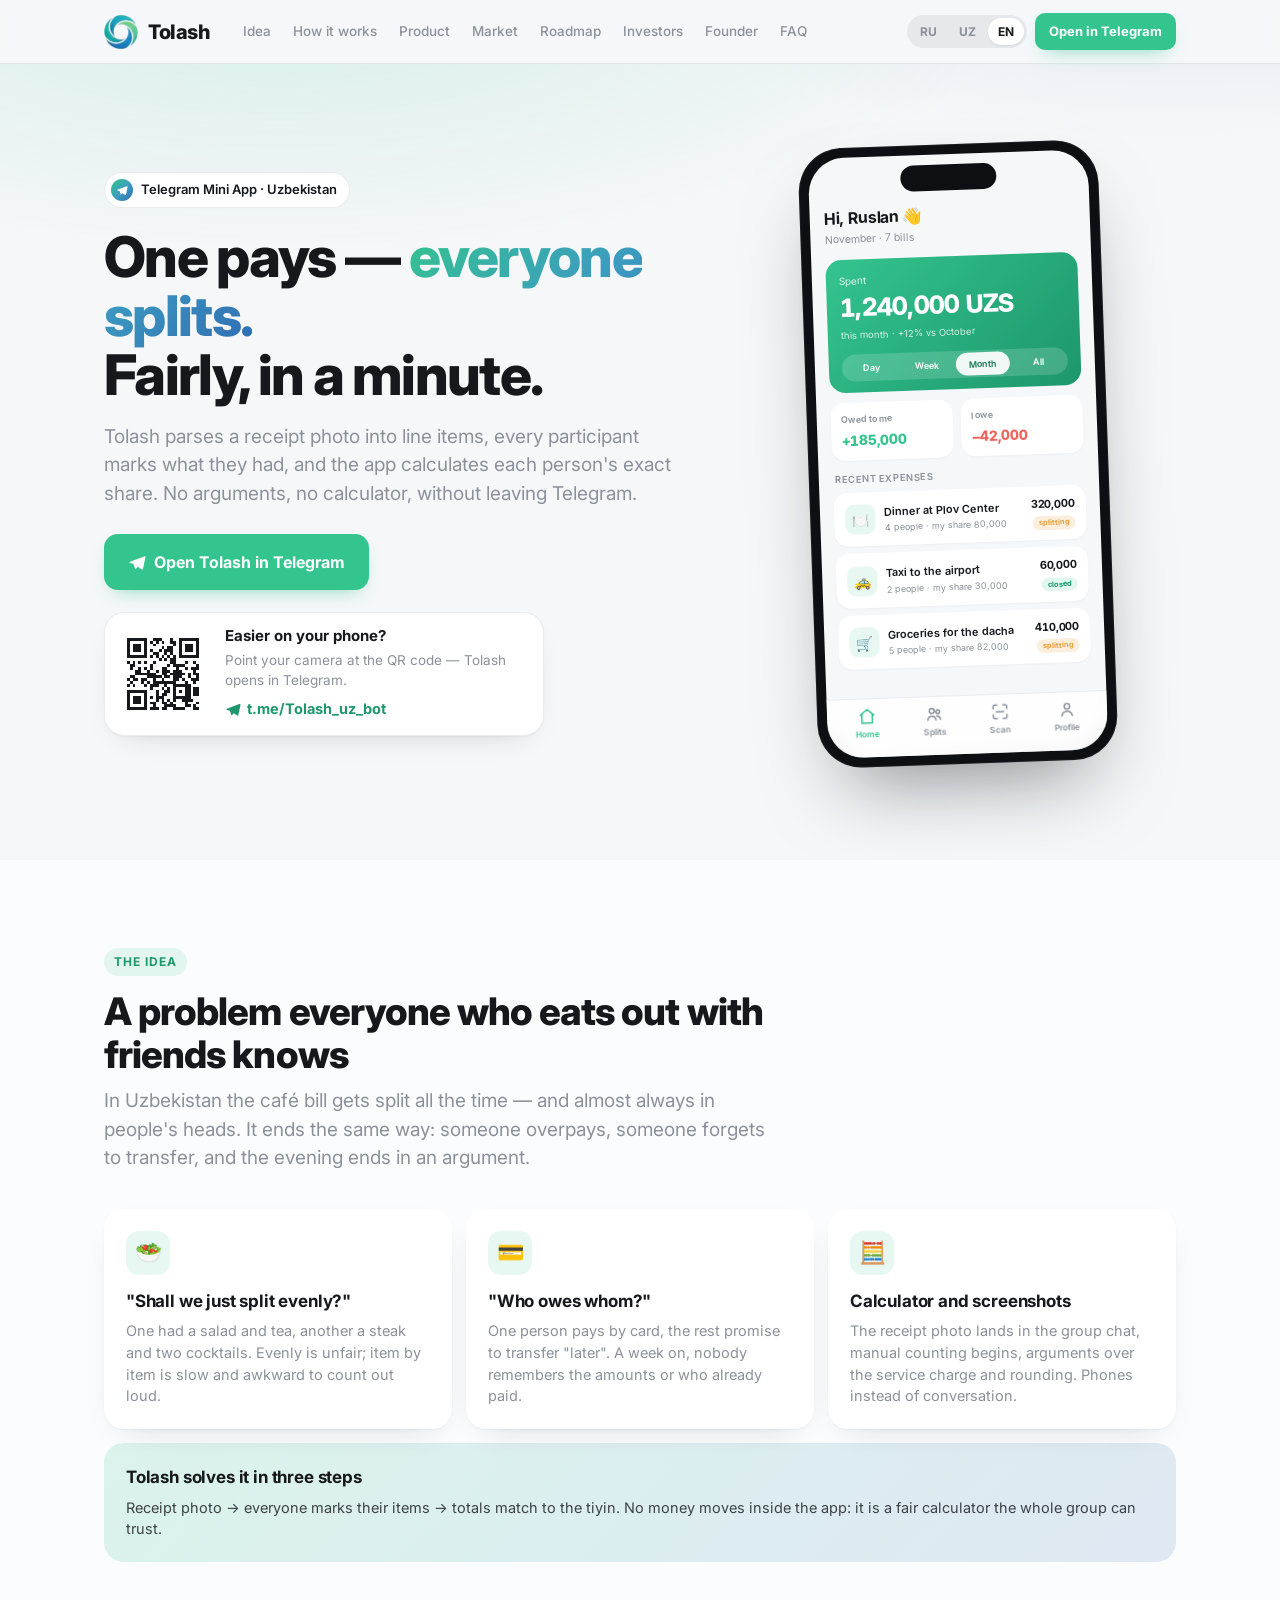
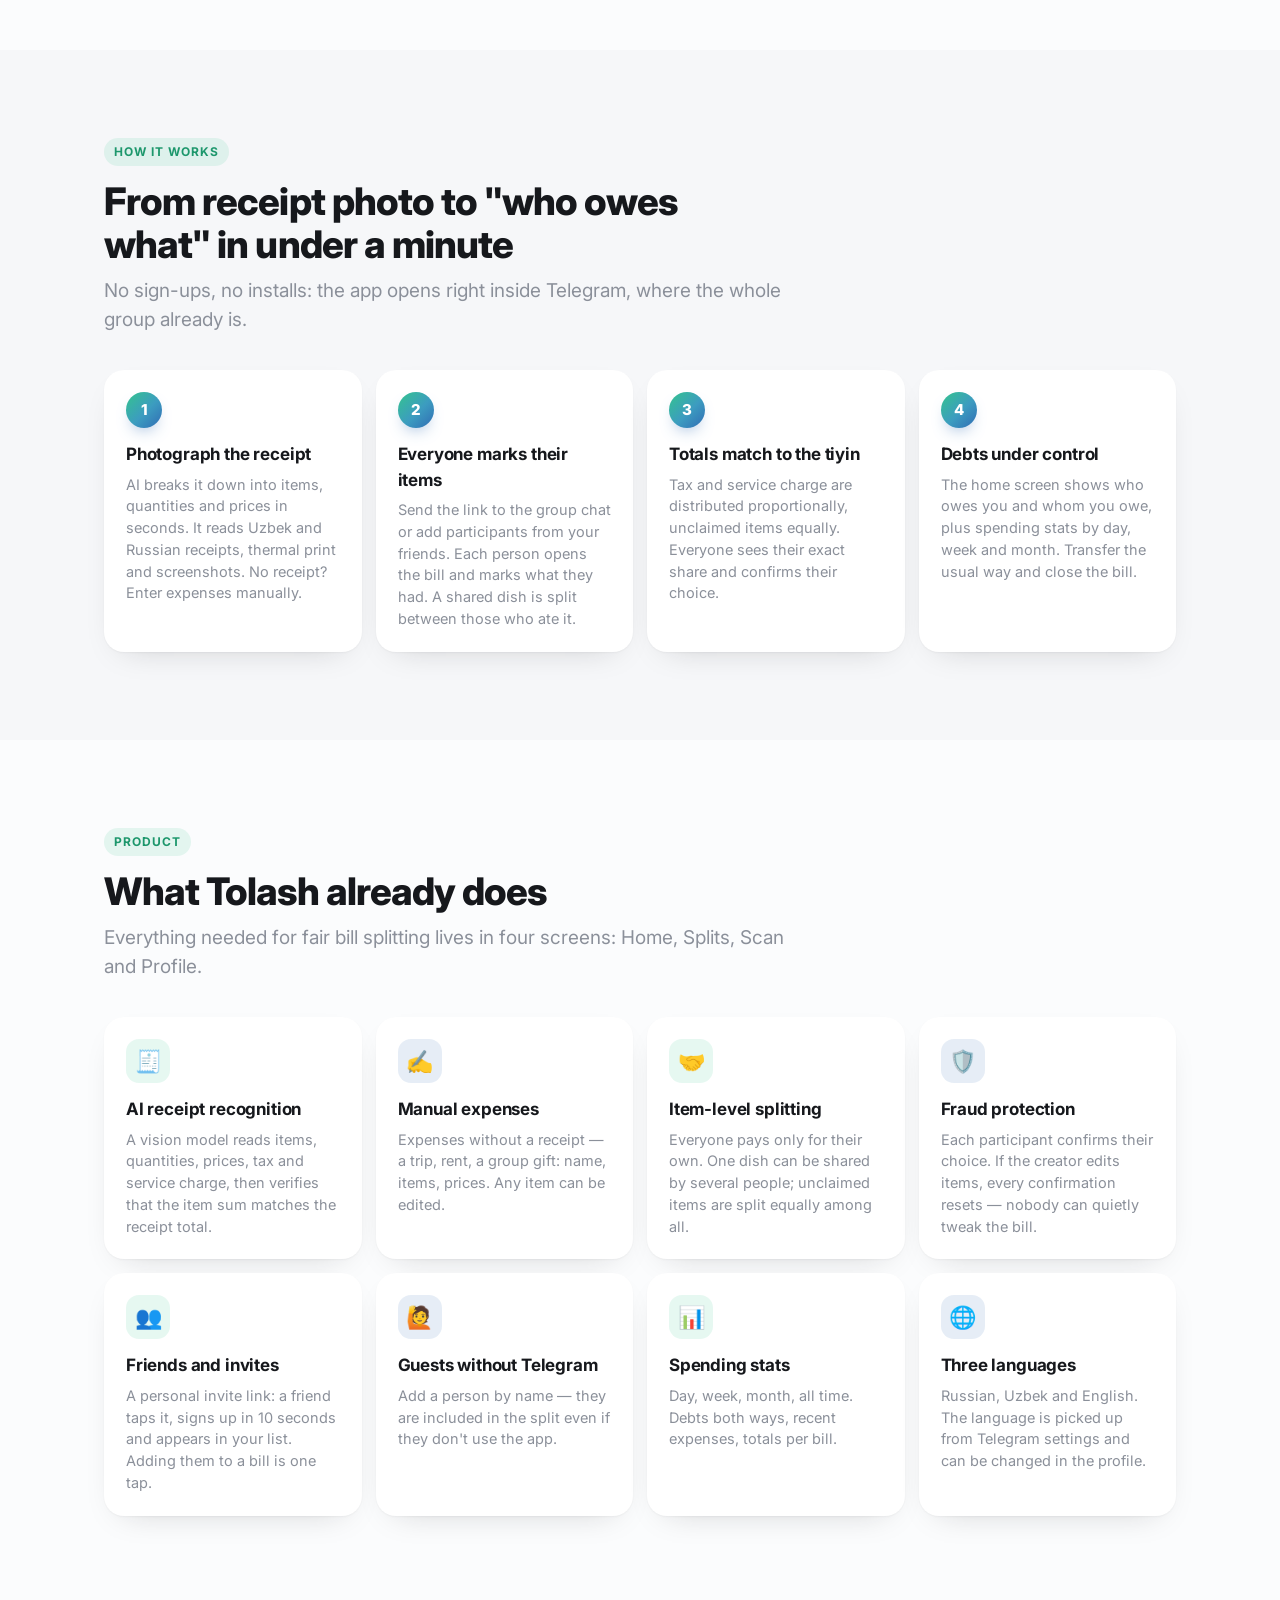
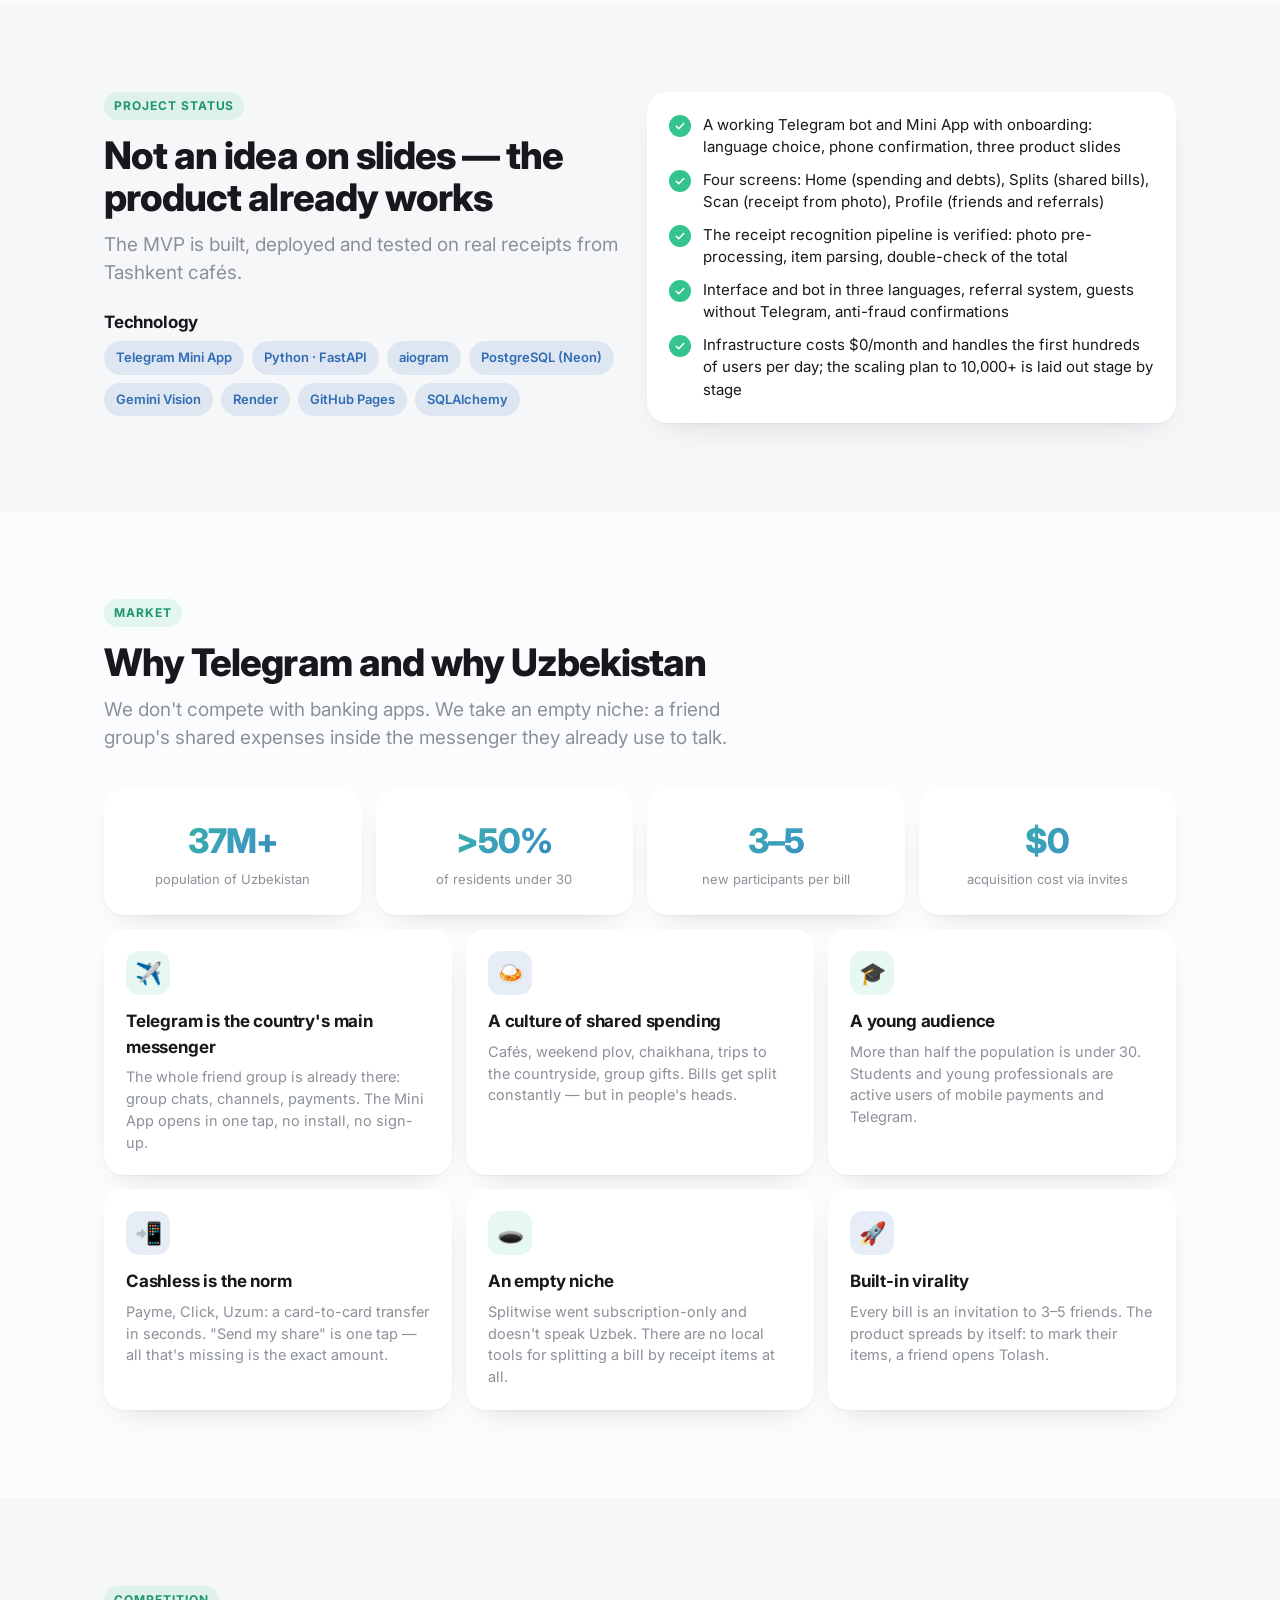
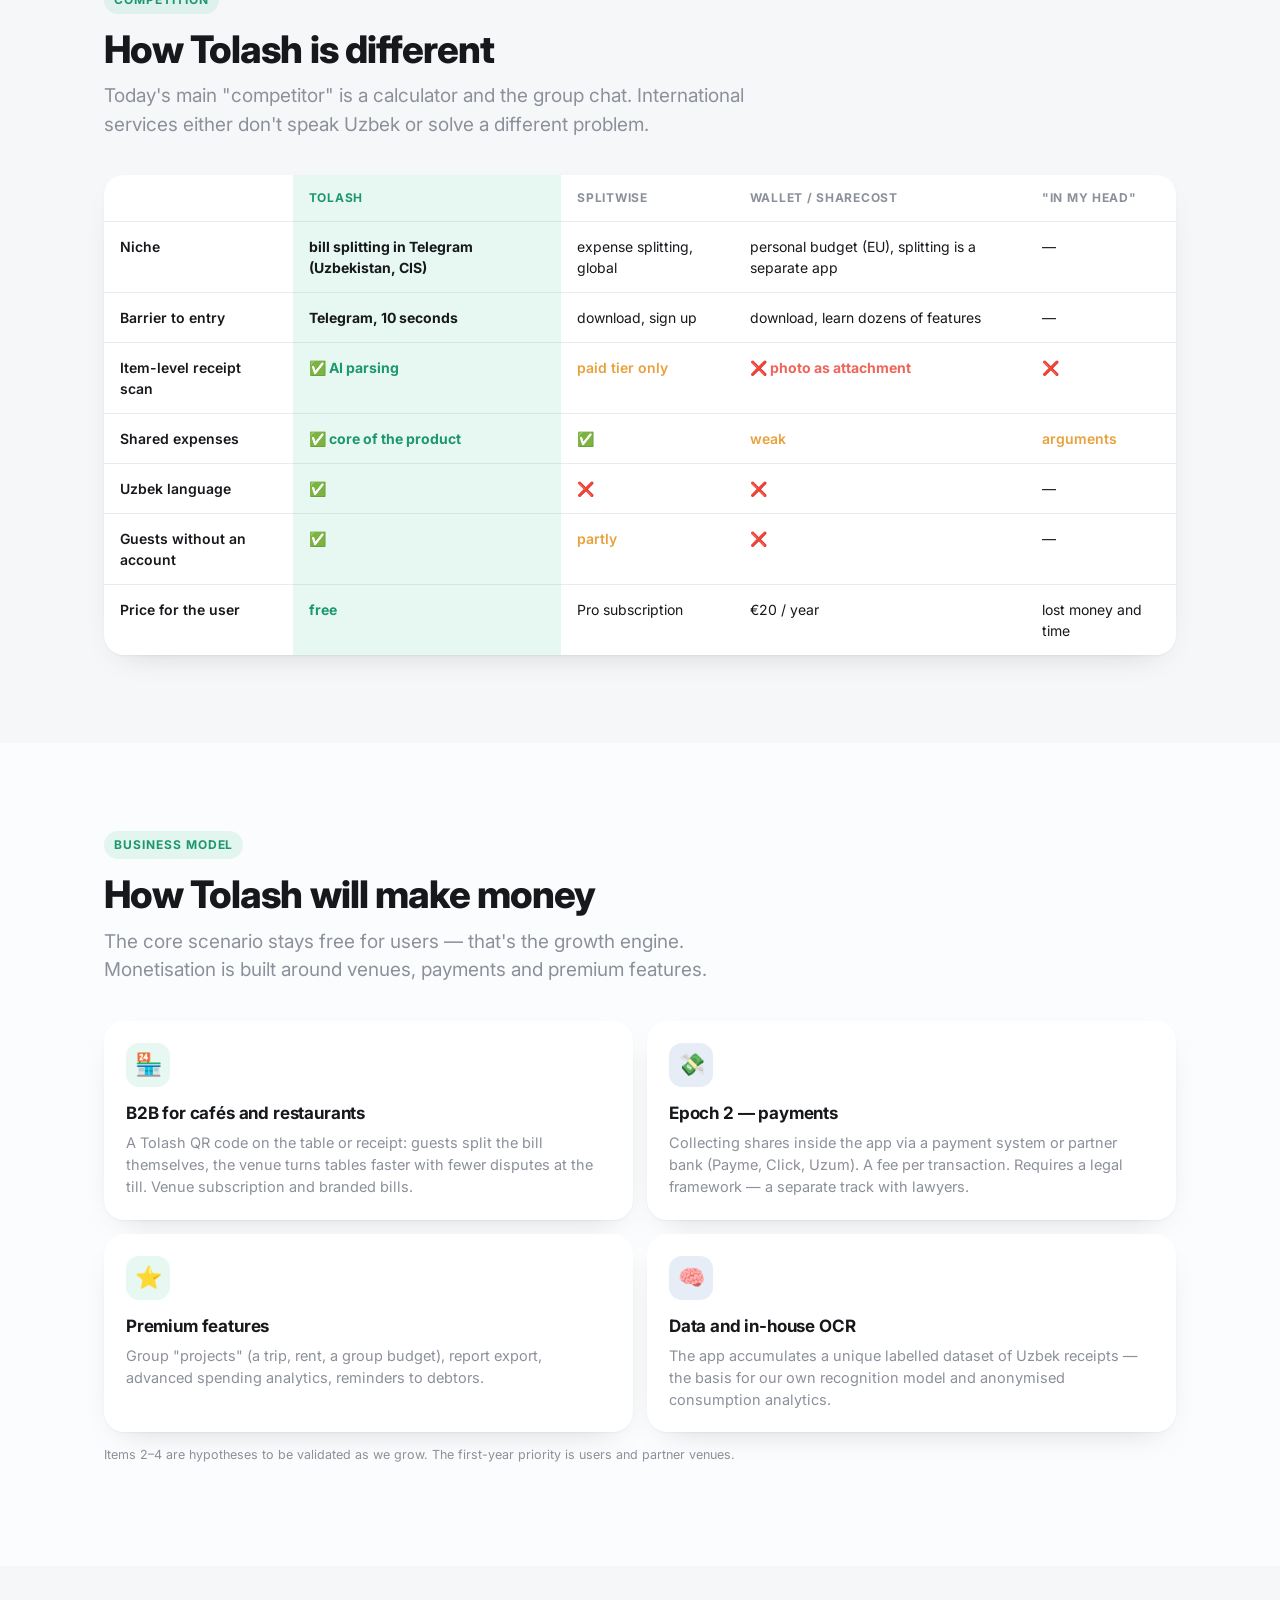
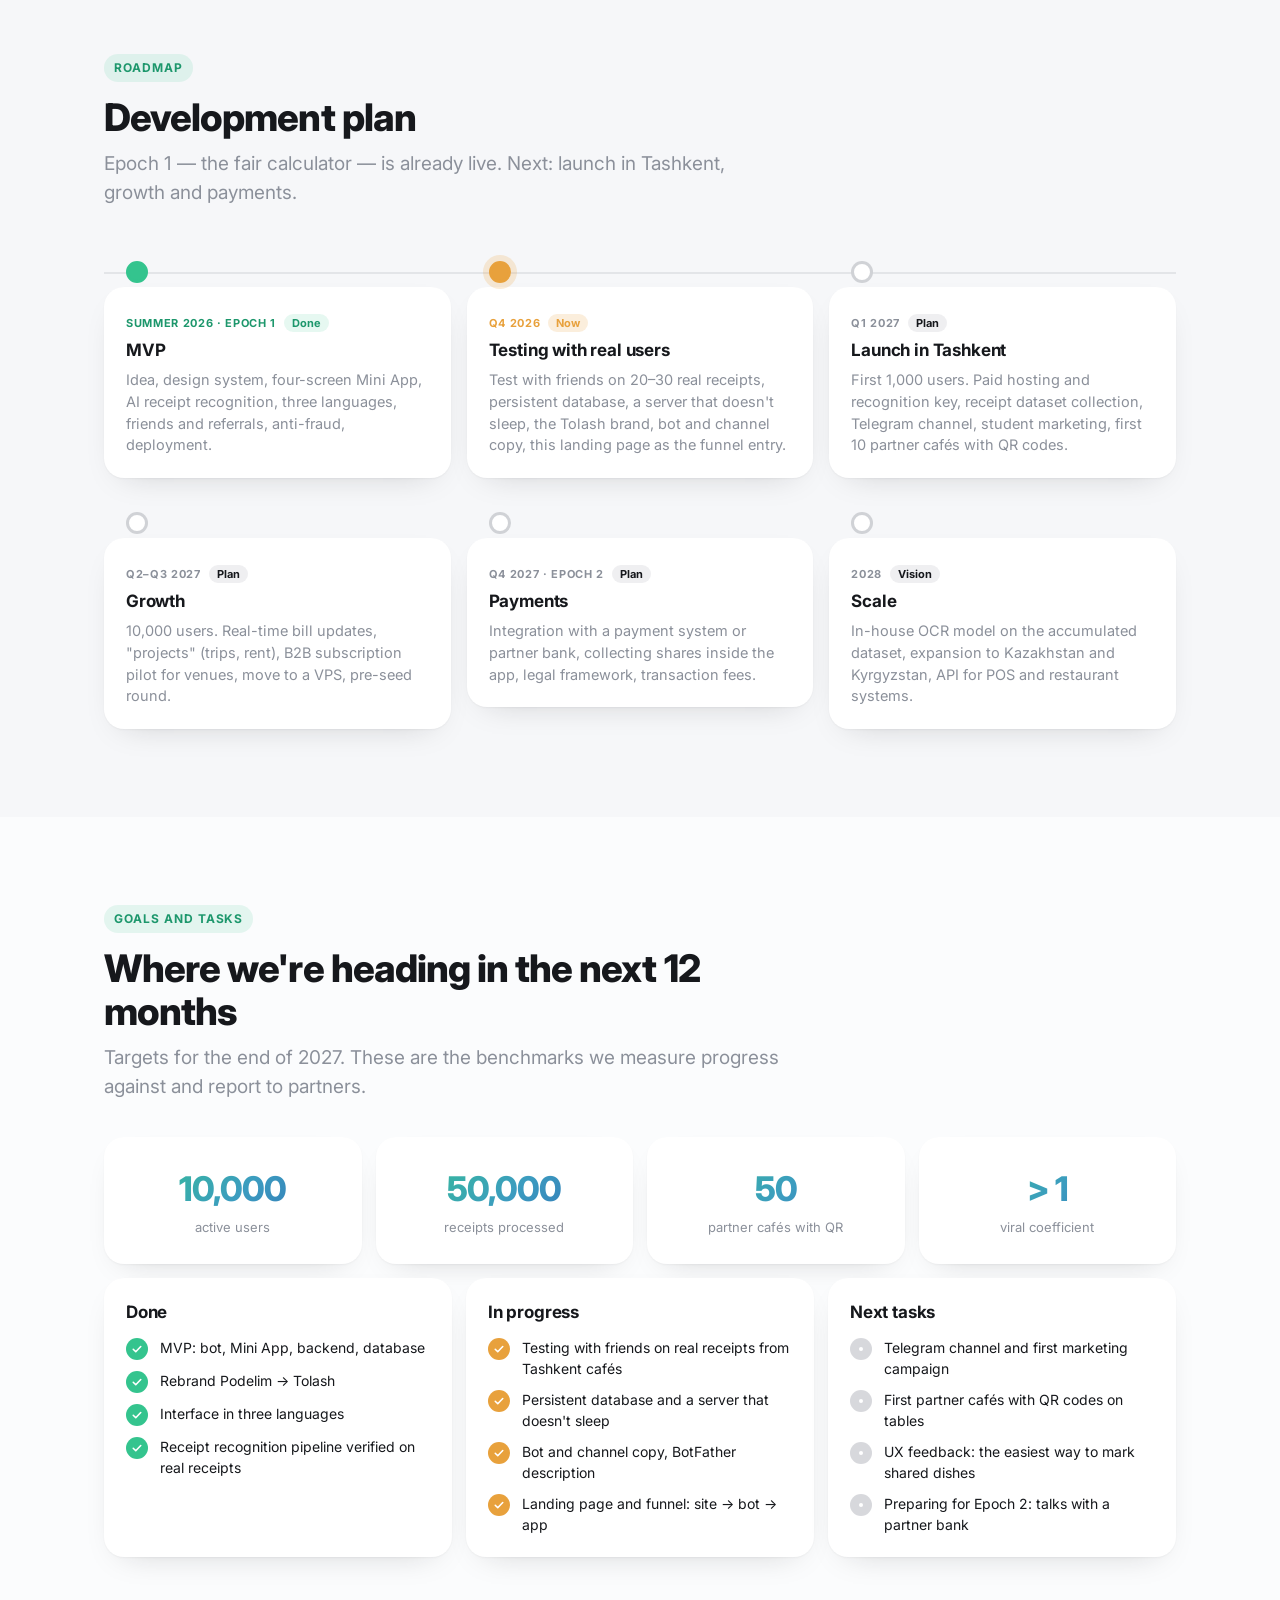
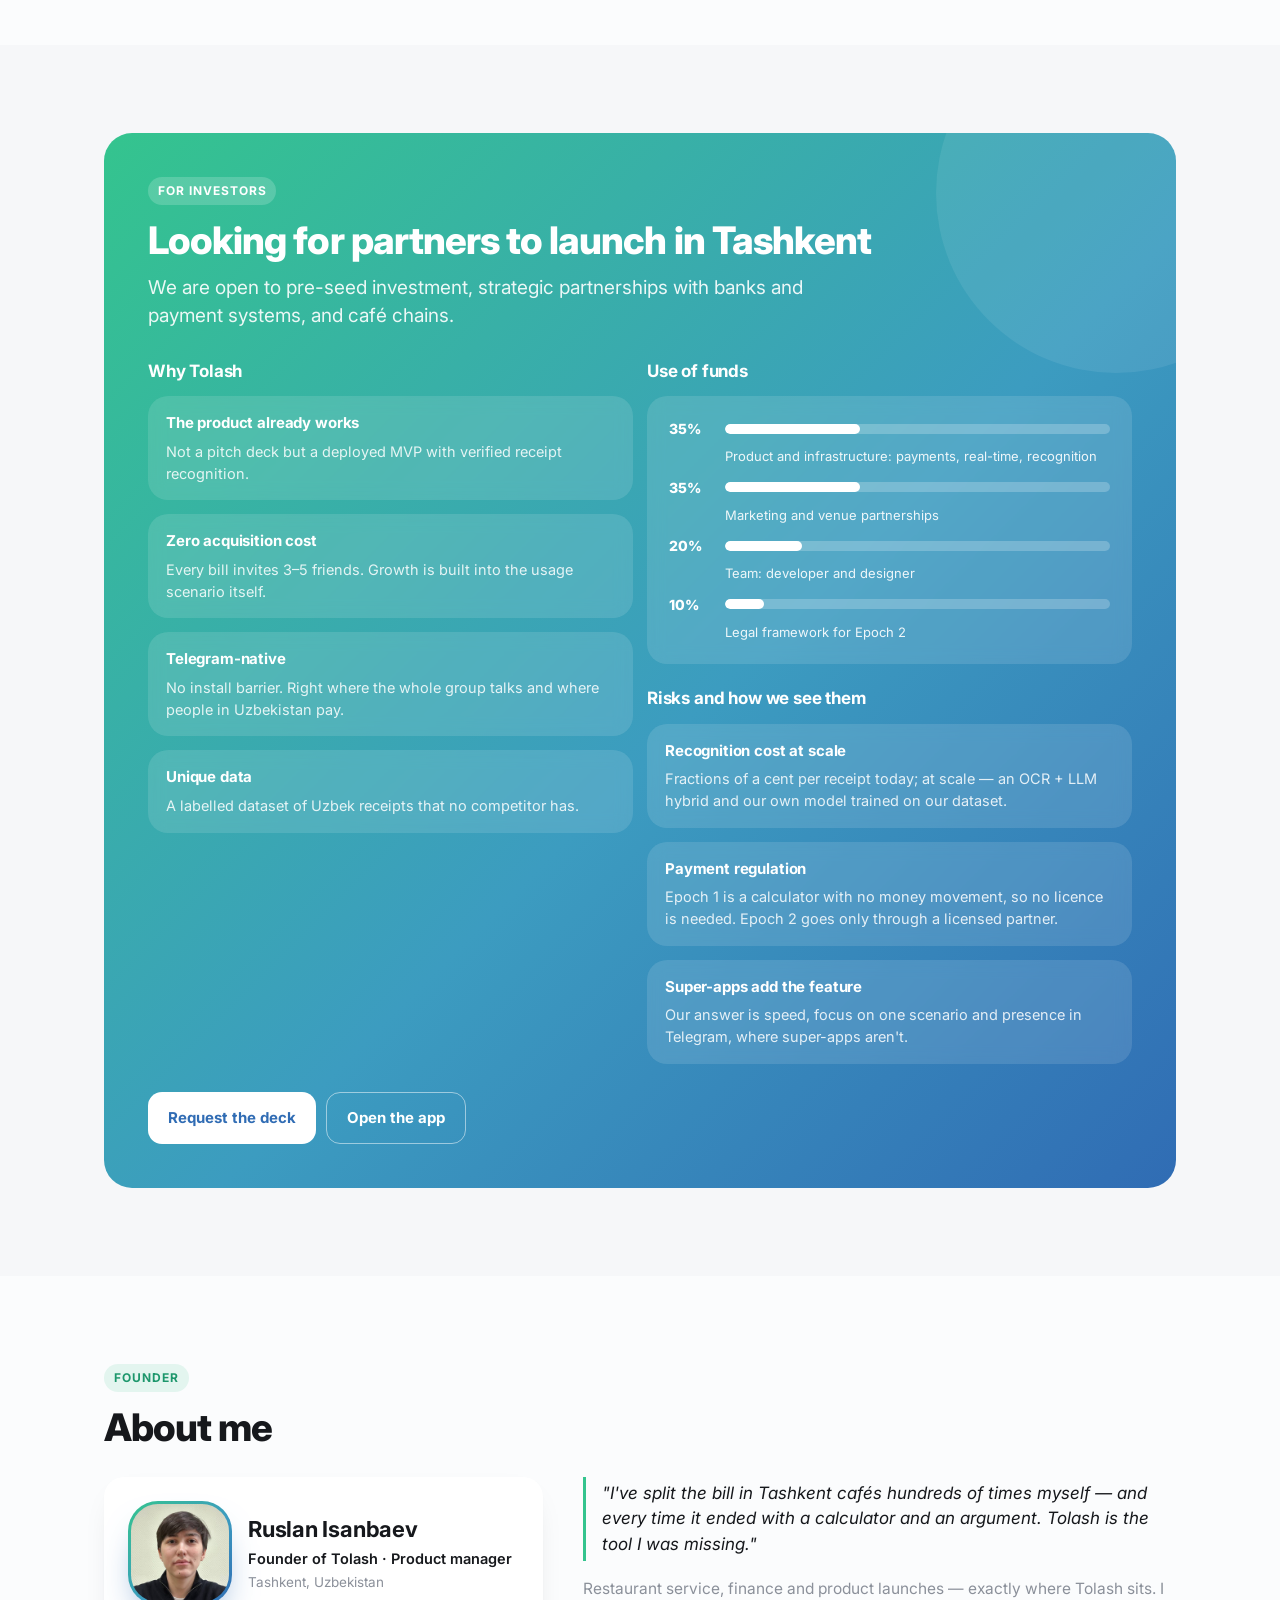
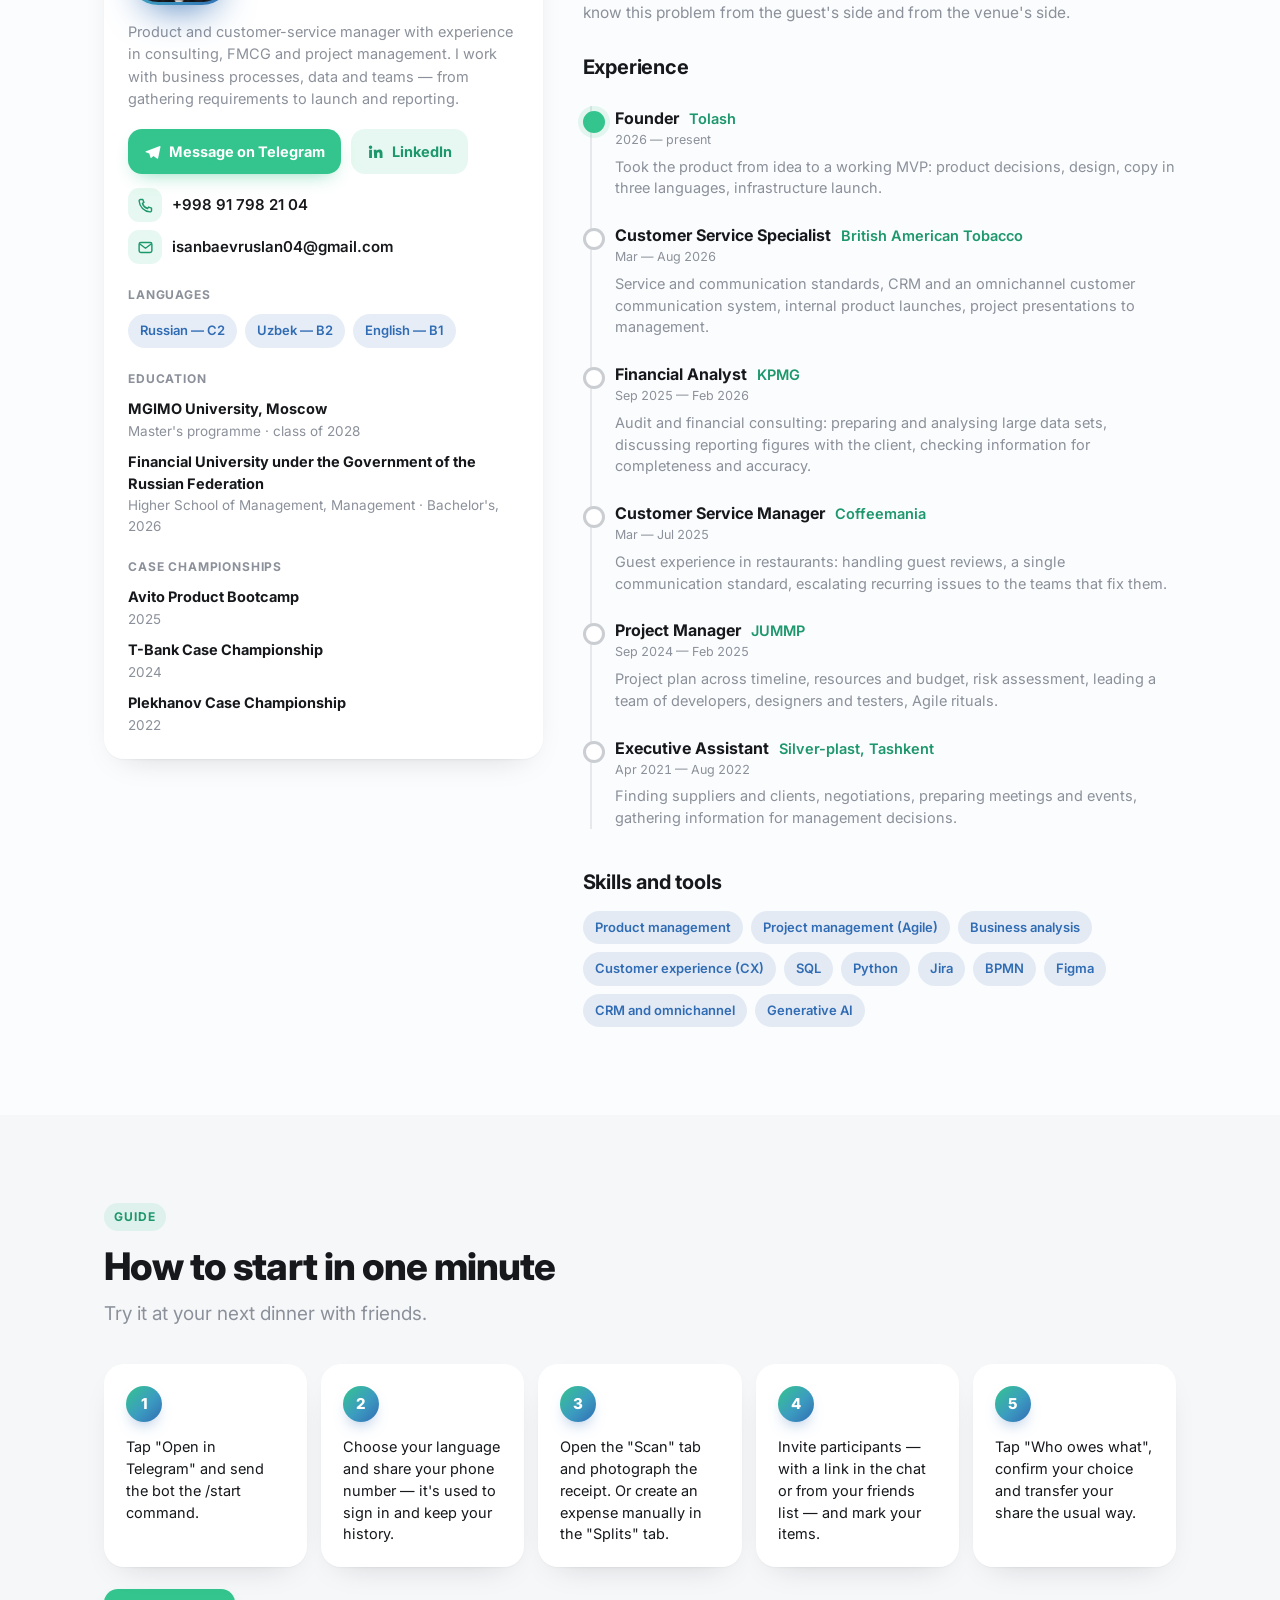
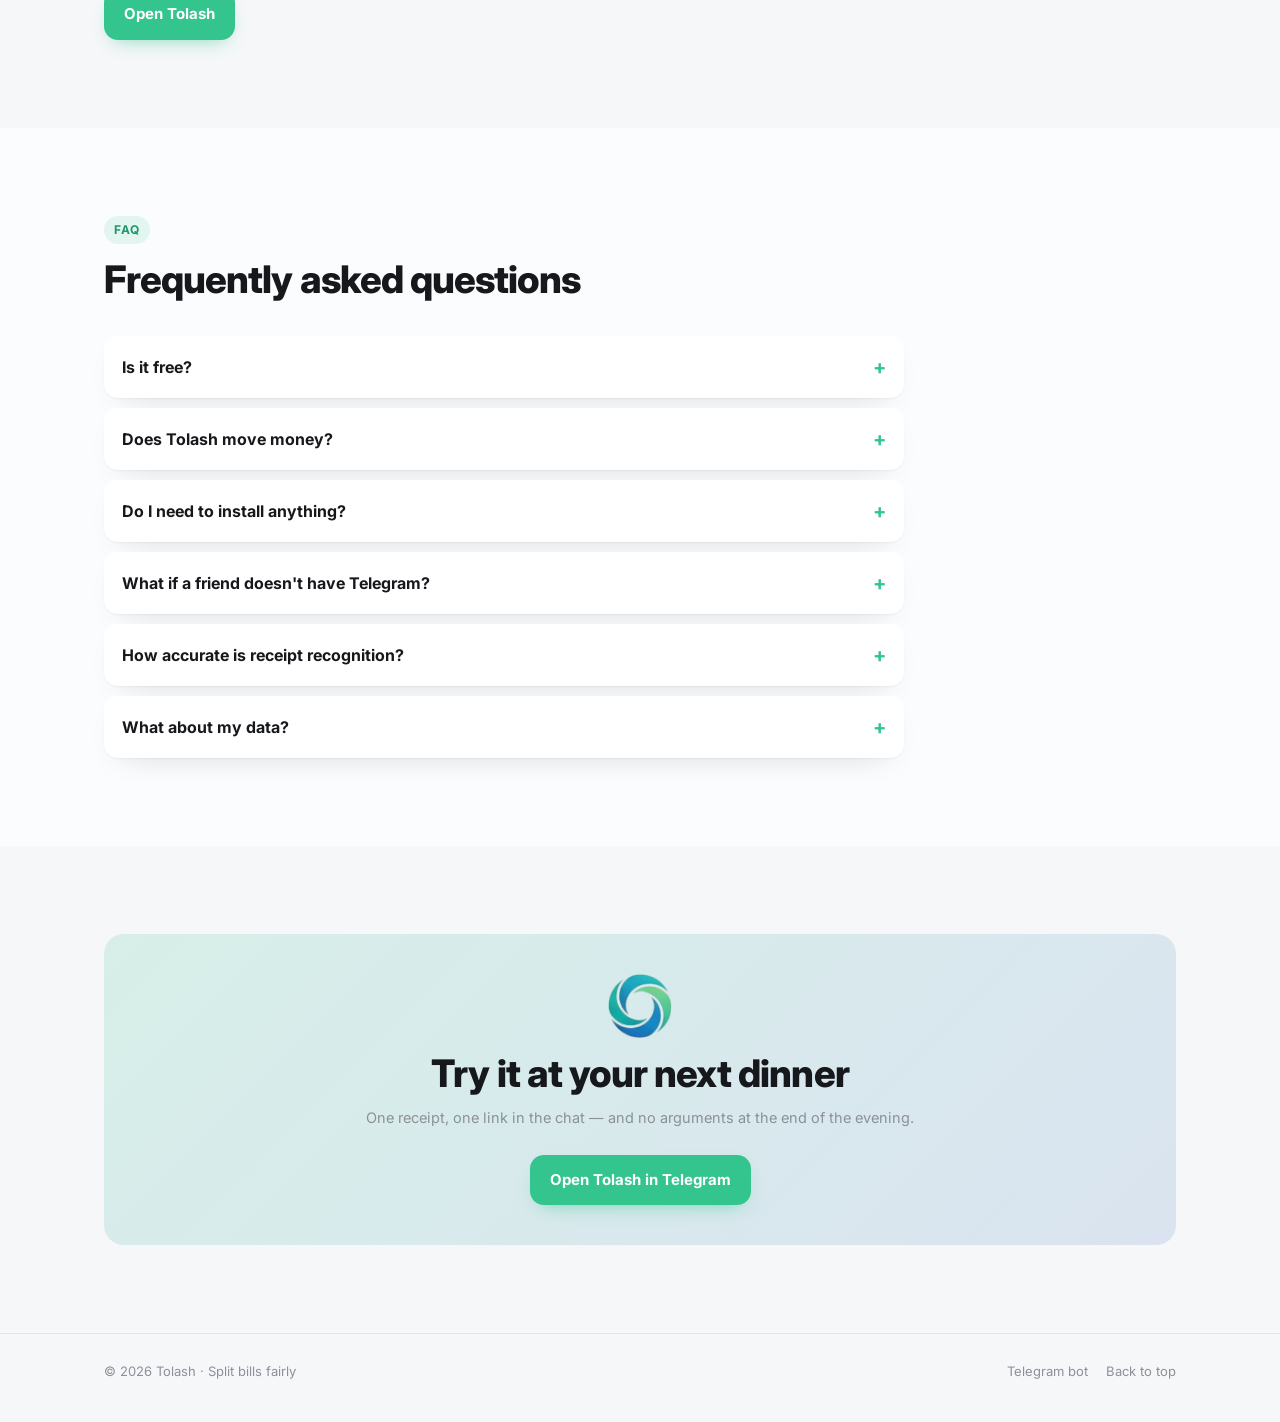
<file: index.html>
<!DOCTYPE html>
<html lang="ru">
<head>
<meta charset="UTF-8">
<meta name="viewport" content="width=device-width, initial-scale=1.0, viewport-fit=cover">
<title>Tolash — делим счёт честно</title>
<meta name="description" content="Tolash — Telegram Mini App для честного деления счетов: фото чека → точная доля каждого.">
<meta name="theme-color" content="#34c48e">
<meta property="og:title" content="Tolash — делим счёт честно">
<meta property="og:description" content="Фото чека → каждый отметил своё → суммы сошлись до тийина. Внутри Telegram.">
<meta property="og:image" content="assets/logo-wordmark.png">
<link rel="icon" type="image/png" href="assets/favicon.png">
<link rel="apple-touch-icon" href="assets/logo-192.png">
<link rel="preconnect" href="https://fonts.googleapis.com">
<link rel="preconnect" href="https://fonts.gstatic.com" crossorigin>
<link href="https://fonts.googleapis.com/css2?family=Inter:wght@400;500;600;700;800&display=swap" rel="stylesheet">
<link rel="stylesheet" href="css/style.css">
</head>
<body>

<!-- ================= Навигация ================= -->
<header class="nav">
  <div class="container">
    <a class="brand" href="#top"><img src="assets/logo.png" alt="Tolash"><span>Tolash</span></a>
    <nav class="nav-links">
      <a href="#idea" data-i18n="nav.idea"></a>
      <a href="#how" data-i18n="nav.how"></a>
      <a href="#product" data-i18n="nav.product"></a>
      <a href="#market" data-i18n="nav.market"></a>
      <a href="#roadmap" data-i18n="nav.roadmap"></a>
      <a href="#investors" data-i18n="nav.investors"></a>
      <a href="#about" data-i18n="nav.about"></a>
      <a href="#faq" data-i18n="nav.faq"></a>
    </nav>
    <div class="nav-right">
      <div class="lang" role="group" aria-label="Language">
        <button data-lang="ru">RU</button>
        <button data-lang="uz">UZ</button>
        <button data-lang="en">EN</button>
      </div>
      <a class="btn small bot-link" href="https://t.me/Tolash_uz_bot" data-i18n="nav.cta"></a>
      <button class="burger" id="burger" aria-label="Menu">
        <svg viewBox="0 0 24 24" fill="none" stroke="currentColor" stroke-width="2" stroke-linecap="round"><path d="M4 7h16M4 12h16M4 17h16"/></svg>
      </button>
    </div>
  </div>
</header>
<div class="mobile-menu" id="mobileMenu">
  <a href="#idea" data-i18n="nav.idea"></a>
  <a href="#how" data-i18n="nav.how"></a>
  <a href="#product" data-i18n="nav.product"></a>
  <a href="#market" data-i18n="nav.market"></a>
  <a href="#roadmap" data-i18n="nav.roadmap"></a>
  <a href="#investors" data-i18n="nav.investors"></a>
  <a href="#about" data-i18n="nav.about"></a>
  <a href="#faq" data-i18n="nav.faq"></a>
  <a class="btn bot-link" href="https://t.me/Tolash_uz_bot" data-i18n="nav.cta" style="margin-top:12px"></a>
</div>

<main id="top">

<!-- ================= Hero ================= -->
<section class="hero">
  <div class="container">
    <div>
      <div class="hero-badge"><span class="dot"><svg viewBox="0 0 24 24" fill="#fff"><path d="M21.5 4.5 2.9 11.7c-1.2.5-1.2 1.2-.2 1.5l4.7 1.5 1.8 5.6c.2.6.1.8.7.8.5 0 .7-.2 1-.5l2.4-2.3 4.9 3.6c.9.5 1.5.2 1.8-.8l3.2-15.2c.3-1.3-.5-1.9-1.7-1.4z"/></svg></span><span data-i18n="hero.badge"></span></div>
      <h1><span data-i18n="hero.h1a"></span> <span class="grad-text" data-i18n="hero.h1b"></span><br><span data-i18n="hero.h1c"></span></h1>
      <p class="lead" data-i18n="hero.lead"></p>
      <div class="hero-actions">
        <a class="btn big bot-link" href="https://t.me/Tolash_uz_bot"><svg viewBox="0 0 24 24" fill="currentColor"><path d="M21.5 4.5 2.9 11.7c-1.2.5-1.2 1.2-.2 1.5l4.7 1.5 1.8 5.6c.2.6.1.8.7.8.5 0 .7-.2 1-.5l2.4-2.3 4.9 3.6c.9.5 1.5.2 1.8-.8l3.2-15.2c.3-1.3-.5-1.9-1.7-1.4z"/></svg><span data-i18n="hero.cta1"></span></a>
      </div>
      <!-- Ссылка на бота: на компьютере — QR-код для телефона, на телефоне — просто ссылка -->
      <div class="bot-card">
        <img class="qr" src="assets/qr-bot.svg" alt="QR: t.me/Tolash_uz_bot" width="92" height="92">
        <div class="bot-card-text">
          <div class="t" data-i18n="hero.qr_t"></div>
          <p data-i18n="hero.qr_d"></p>
          <a class="bot-link bot-url" href="https://t.me/Tolash_uz_bot"><svg viewBox="0 0 24 24" fill="currentColor" aria-hidden="true"><path d="M21.5 4.5 2.9 11.7c-1.2.5-1.2 1.2-.2 1.5l4.7 1.5 1.8 5.6c.2.6.1.8.7.8.5 0 .7-.2 1-.5l2.4-2.3 4.9 3.6c.9.5 1.5.2 1.8-.8l3.2-15.2c.3-1.3-.5-1.9-1.7-1.4z"/></svg><span>t.me/Tolash_uz_bot</span></a>
        </div>
      </div>
    </div>
    <div class="phone-wrap">
      <div class="phone" aria-hidden="true">
        <div class="screen">
          <div class="notch"></div>
          <div class="pages" id="phoneScreen"></div>
          <div class="tabs" id="phoneTabs"></div>
        </div>
      </div>
    </div>
  </div>
</section>

<!-- ================= Идея / проблема ================= -->
<section id="idea" class="alt">
  <div class="container">
    <div class="section-head reveal">
      <span class="eyebrow" data-i18n="problem.eyebrow"></span>
      <h2 data-i18n="problem.title"></h2>
      <p class="lead" data-i18n="problem.lead"></p>
    </div>
    <div class="grid grid-3" id="problemCards"></div>
    <div class="card reveal" style="margin-top:14px; background: var(--grad-soft); box-shadow:none">
      <h3 data-i18n="problem.solution_t"></h3>
      <p style="color:var(--text); opacity:.8" data-i18n="problem.solution_d"></p>
    </div>
  </div>
</section>

<!-- ================= Как работает ================= -->
<section id="how">
  <div class="container">
    <div class="section-head reveal">
      <span class="eyebrow" data-i18n="how.eyebrow"></span>
      <h2 data-i18n="how.title"></h2>
      <p class="lead" data-i18n="how.lead"></p>
    </div>
    <div class="steps" id="howSteps"></div>
  </div>
</section>

<!-- ================= Продукт ================= -->
<section id="product" class="alt">
  <div class="container">
    <div class="section-head reveal">
      <span class="eyebrow" data-i18n="features.eyebrow"></span>
      <h2 data-i18n="features.title"></h2>
      <p class="lead" data-i18n="features.lead"></p>
    </div>
    <div class="grid grid-4" id="featureCards"></div>
  </div>
</section>

<!-- ================= Статус ================= -->
<section id="status">
  <div class="container">
    <div class="grid grid-2" style="align-items:start">
      <div class="reveal">
        <span class="eyebrow" data-i18n="status.eyebrow"></span>
        <h2 data-i18n="status.title"></h2>
        <p class="lead" style="margin-bottom:22px" data-i18n="status.lead"></p>
        <h3 data-i18n="status.stack_t"></h3>
        <div class="chips" id="stackChips"></div>
      </div>
      <div class="card reveal">
        <ul class="checklist" id="statusList"></ul>
      </div>
    </div>
  </div>
</section>

<!-- ================= Рынок ================= -->
<section id="market" class="alt">
  <div class="container">
    <div class="section-head reveal">
      <span class="eyebrow" data-i18n="market.eyebrow"></span>
      <h2 data-i18n="market.title"></h2>
      <p class="lead" data-i18n="market.lead"></p>
    </div>
    <div class="grid grid-4" id="marketStats" style="margin-bottom:14px"></div>
    <div class="grid grid-3" id="marketCards"></div>
  </div>
</section>

<!-- ================= Конкуренты ================= -->
<section id="competitors">
  <div class="container">
    <div class="section-head reveal">
      <span class="eyebrow" data-i18n="compet.eyebrow"></span>
      <h2 data-i18n="compet.title"></h2>
      <p class="lead" data-i18n="compet.lead"></p>
    </div>
    <div class="table-wrap reveal"><table id="competTable"></table></div>
  </div>
</section>

<!-- ================= Бизнес-модель ================= -->
<section id="model" class="alt">
  <div class="container">
    <div class="section-head reveal">
      <span class="eyebrow" data-i18n="model.eyebrow"></span>
      <h2 data-i18n="model.title"></h2>
      <p class="lead" data-i18n="model.lead"></p>
    </div>
    <div class="grid grid-2" id="modelCards"></div>
    <p class="note" data-i18n="model.note"></p>
  </div>
</section>

<!-- ================= Roadmap ================= -->
<section id="roadmap">
  <div class="container">
    <div class="section-head reveal">
      <span class="eyebrow" data-i18n="roadmap.eyebrow"></span>
      <h2 data-i18n="roadmap.title"></h2>
      <p class="lead" data-i18n="roadmap.lead"></p>
    </div>
    <div class="timeline" id="timeline"></div>
  </div>
</section>

<!-- ================= Цели и задачи ================= -->
<section id="goals" class="alt">
  <div class="container">
    <div class="section-head reveal">
      <span class="eyebrow" data-i18n="goals.eyebrow"></span>
      <h2 data-i18n="goals.title"></h2>
      <p class="lead" data-i18n="goals.lead"></p>
    </div>
    <div class="grid grid-4" id="kpis" style="margin-bottom:14px"></div>
    <div class="grid grid-3">
      <div class="card reveal"><h3 data-i18n="goals.done_t"></h3><ul class="checklist" id="tasksDone" style="margin-top:12px"></ul></div>
      <div class="card reveal"><h3 data-i18n="goals.now_t"></h3><ul class="checklist" id="tasksNow" style="margin-top:12px"></ul></div>
      <div class="card reveal"><h3 data-i18n="goals.next_t"></h3><ul class="checklist" id="tasksNext" style="margin-top:12px"></ul></div>
    </div>
  </div>
</section>

<!-- ================= Инвесторам ================= -->
<section id="investors">
  <div class="container">
    <div class="invest reveal">
      <div style="position:relative; z-index:1">
        <span class="eyebrow" style="background:rgba(255,255,255,0.18); color:#fff" data-i18n="investors.eyebrow"></span>
        <h2 data-i18n="investors.title"></h2>
        <p class="lead" style="max-width:680px" data-i18n="investors.lead"></p>
        <div class="grid grid-2" style="margin-top:28px; align-items:start">
          <div>
            <h3 style="margin-bottom:12px" data-i18n="investors.why_t"></h3>
            <div class="grid" id="whyCards"></div>
          </div>
          <div>
            <h3 style="margin-bottom:12px" data-i18n="investors.funds_t"></h3>
            <div class="card"><div class="bars" id="fundBars"></div></div>
            <h3 style="margin:22px 0 12px" data-i18n="investors.risks_t"></h3>
            <div class="grid" id="riskCards"></div>
          </div>
        </div>
        <div class="hero-actions" style="margin-top:28px">
          <a class="btn contact-link" href="https://t.me/MEDSOFT1" data-i18n="investors.cta1"></a>
          <a class="btn outline bot-link" href="https://t.me/Tolash_uz_bot" data-i18n="investors.cta2"></a>
        </div>
      </div>
    </div>
  </div>
</section>

<!-- ================= Основатель ================= -->
<section id="about" class="alt">
  <div class="container">
    <div class="section-head reveal" style="margin-bottom:28px">
      <span class="eyebrow" data-i18n="about.eyebrow"></span>
      <h2 data-i18n="about.title"></h2>
    </div>
    <div class="about">
      <!-- Карточка основателя -->
      <aside class="card founder-card reveal">
        <div class="founder-top">
          <div class="avatar photo">
            <img src="assets/founder.jpg" alt="Руслан Исанбаев" width="240" height="240" loading="lazy" onerror="this.remove()">
            <span class="avatar-fallback">РИ</span>
          </div>
          <div>
            <h3 class="founder-name" data-i18n="about.name"></h3>
            <p class="founder-role" data-i18n="about.role"></p>
            <p class="founder-loc" data-i18n="about.location"></p>
          </div>
        </div>
        <p class="founder-sum" data-i18n="about.summary"></p>
        <div class="contact-row">
          <a class="btn founder-tg" href="https://t.me/MEDSOFT1" target="_blank" rel="noopener"><svg viewBox="0 0 24 24" fill="currentColor" aria-hidden="true"><path d="M21.5 4.5 2.9 11.7c-1.2.5-1.2 1.2-.2 1.5l4.7 1.5 1.8 5.6c.2.6.1.8.7.8.5 0 .7-.2 1-.5l2.4-2.3 4.9 3.6c.9.5 1.5.2 1.8-.8l3.2-15.2c.3-1.3-.5-1.9-1.7-1.4z"/></svg><span data-i18n="about.contact_tg"></span></a>
          <a class="btn ghost founder-li" href="https://www.linkedin.com/in/ruslan-isanbaev-a805a5379" target="_blank" rel="noopener"><svg viewBox="0 0 24 24" fill="currentColor" aria-hidden="true"><path d="M4.98 3.5a2.5 2.5 0 1 1 0 5 2.5 2.5 0 0 1 0-5zM3 9.5h4V21H3zM9.5 9.5h3.8v1.6h.06c.53-1 1.83-2.06 3.77-2.06 4.03 0 4.77 2.65 4.77 6.1V21h-4v-5.1c0-1.22-.02-2.78-1.7-2.78-1.7 0-1.96 1.33-1.96 2.7V21h-4z"/></svg><span>LinkedIn</span></a>
        </div>
        <ul class="contact-list">
          <li class="founder-phone-row"><a class="founder-phone" href="tel:+998917982104"><span class="ic"><svg viewBox="0 0 24 24" fill="none" stroke="currentColor" stroke-width="2" stroke-linecap="round" stroke-linejoin="round" aria-hidden="true"><path d="M5 3.5h3.2l1.6 4.2-2.1 1.4a11.5 11.5 0 0 0 7.2 7.2l1.4-2.1 4.2 1.6V19a2 2 0 0 1-2.2 2A16.5 16.5 0 0 1 3 5.7 2 2 0 0 1 5 3.5z"/></svg></span><span class="v">+998 91 798 21 04</span></a></li>
          <li class="founder-mail-row"><a class="founder-mail" href="mailto:isanbaevruslan04@gmail.com?subject=Tolash"><span class="ic"><svg viewBox="0 0 24 24" fill="none" stroke="currentColor" stroke-width="2" stroke-linecap="round" stroke-linejoin="round" aria-hidden="true"><rect x="3" y="5" width="18" height="14" rx="2.5"/><path d="m4 7 8 6 8-6"/></svg></span><span class="v">isanbaevruslan04@gmail.com</span></a></li>
        </ul>
        <h4 class="mini-t" data-i18n="about.langs_t"></h4>
        <div class="chips" id="langChips"></div>
        <h4 class="mini-t" data-i18n="about.edu_t"></h4>
        <ul class="edu" id="eduList"></ul>
        <h4 class="mini-t" data-i18n="about.cases_t"></h4>
        <ul class="edu" id="caseList"></ul>
      </aside>
      <!-- Цитата, опыт, навыки -->
      <div class="reveal">
        <p class="quote" data-i18n="about.quote"></p>
        <p class="founder-fit" data-i18n="about.fit"></p>
        <h3 class="block-t" data-i18n="about.exp_t"></h3>
        <ol class="exp" id="expList"></ol>
        <h3 class="block-t" data-i18n="about.skills_t"></h3>
        <div class="chips" id="skillChips"></div>
      </div>
    </div>
  </div>
</section>

<!-- ================= Инструкция ================= -->
<section id="start">
  <div class="container">
    <div class="section-head reveal">
      <span class="eyebrow" data-i18n="start.eyebrow"></span>
      <h2 data-i18n="start.title"></h2>
      <p class="lead" data-i18n="start.lead"></p>
    </div>
    <div class="steps" id="startSteps" style="grid-template-columns:repeat(auto-fit, minmax(200px, 1fr))"></div>
    <div class="hero-actions" style="margin-top:22px">
      <a class="btn bot-link" href="https://t.me/Tolash_uz_bot" data-i18n="start.cta"></a>
    </div>
  </div>
</section>

<!-- ================= FAQ ================= -->
<section id="faq" class="alt">
  <div class="container">
    <div class="section-head reveal">
      <span class="eyebrow" data-i18n="faq.eyebrow"></span>
      <h2 data-i18n="faq.title"></h2>
    </div>
    <div class="faq" id="faqList"></div>
  </div>
</section>

<!-- ================= Финальный CTA ================= -->
<section class="final">
  <div class="container">
    <div class="card reveal">
      <img src="assets/logo.png" alt="" style="width:64px; height:64px; margin:0 auto 14px">
      <h2 data-i18n="final.title"></h2>
      <p class="lead" data-i18n="final.lead"></p>
      <div class="hero-actions"><a class="btn bot-link" href="https://t.me/Tolash_uz_bot" data-i18n="final.cta"></a></div>
    </div>
  </div>
</section>

</main>

<footer>
  <div class="container">
    <div>© <span id="year"></span> Tolash · <span data-i18n="footer.tagline"></span></div>
    <div style="display:flex; gap:18px">
      <a class="bot-link" href="https://t.me/Tolash_uz_bot" data-i18n="footer.bot"></a>
      <a class="channel-link" href="#" target="_blank" rel="noopener" data-i18n="footer.channel" style="display:none"></a>
      <a href="#top" data-i18n="footer.top"></a>
    </div>
  </div>
</footer>

<script src="js/config.js"></script>
<script src="js/i18n.js"></script>
<script src="js/main.js"></script>
</body>
</html>
</file>
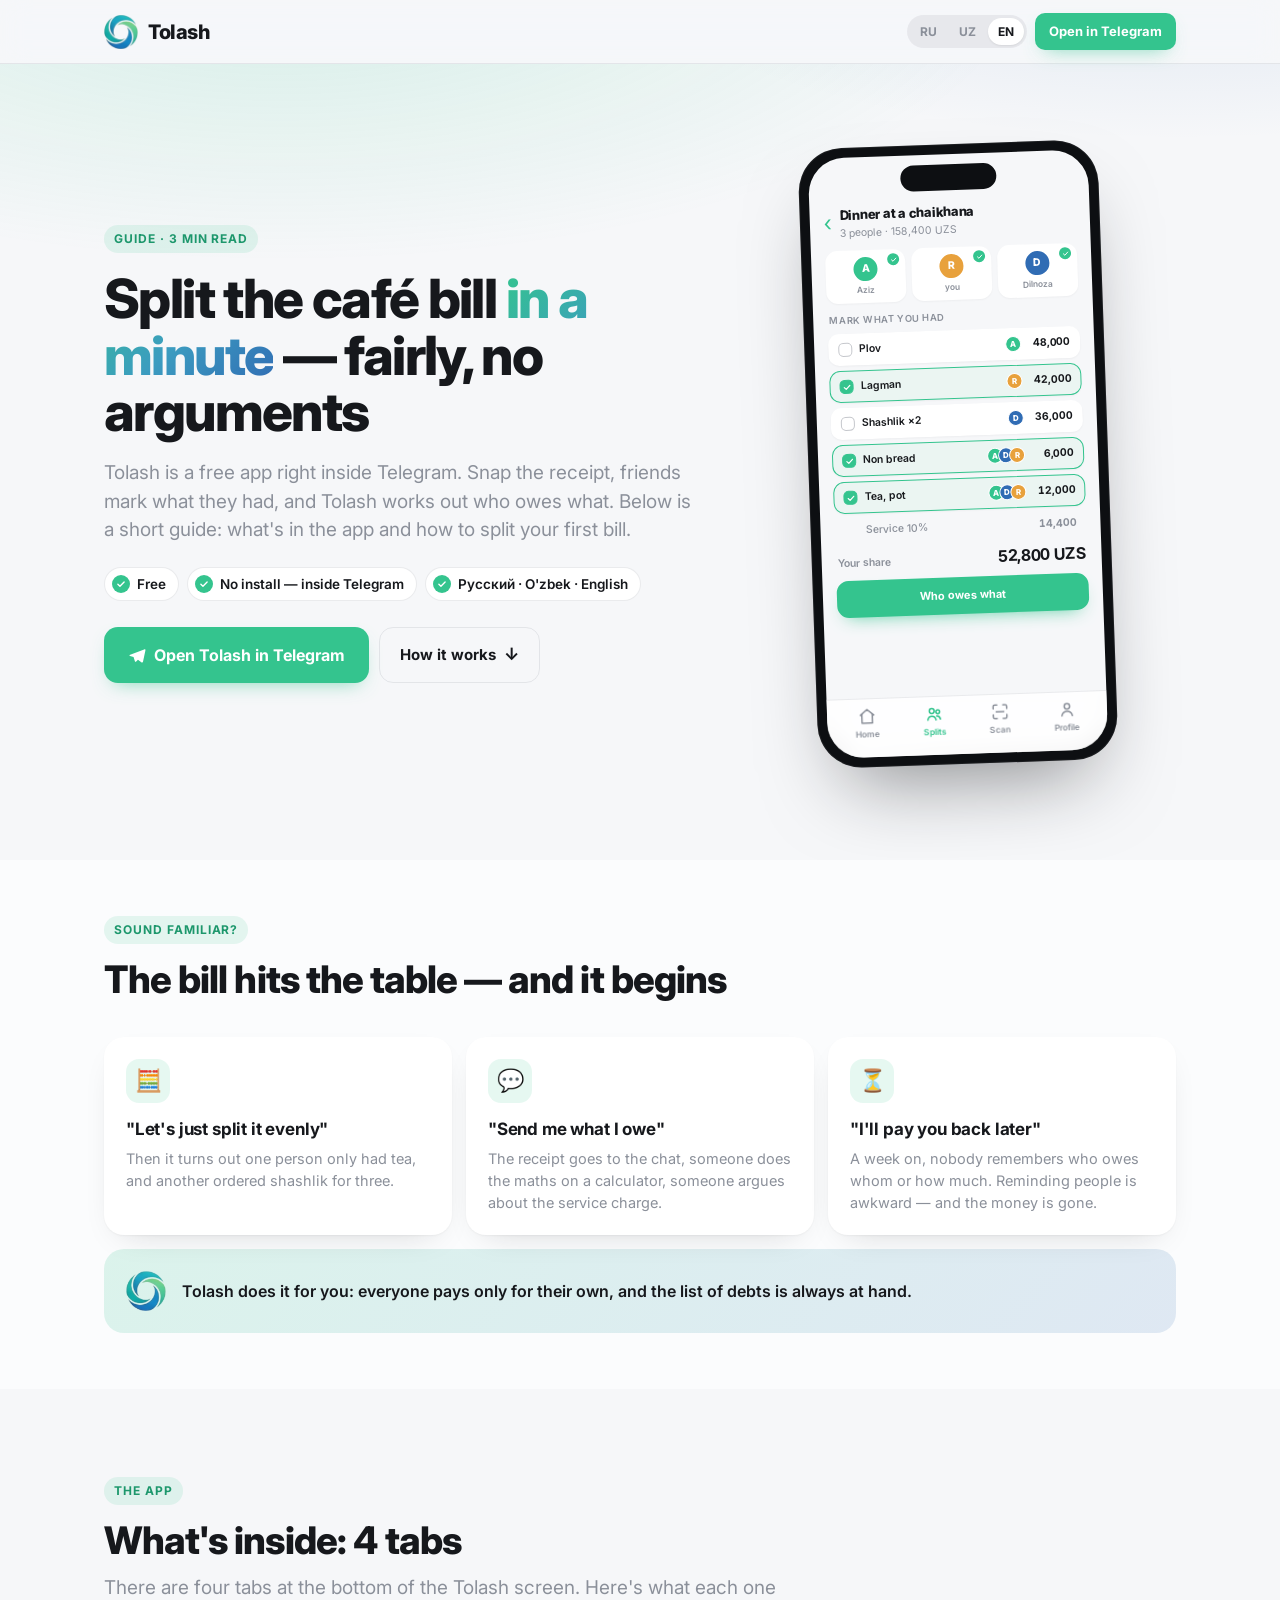
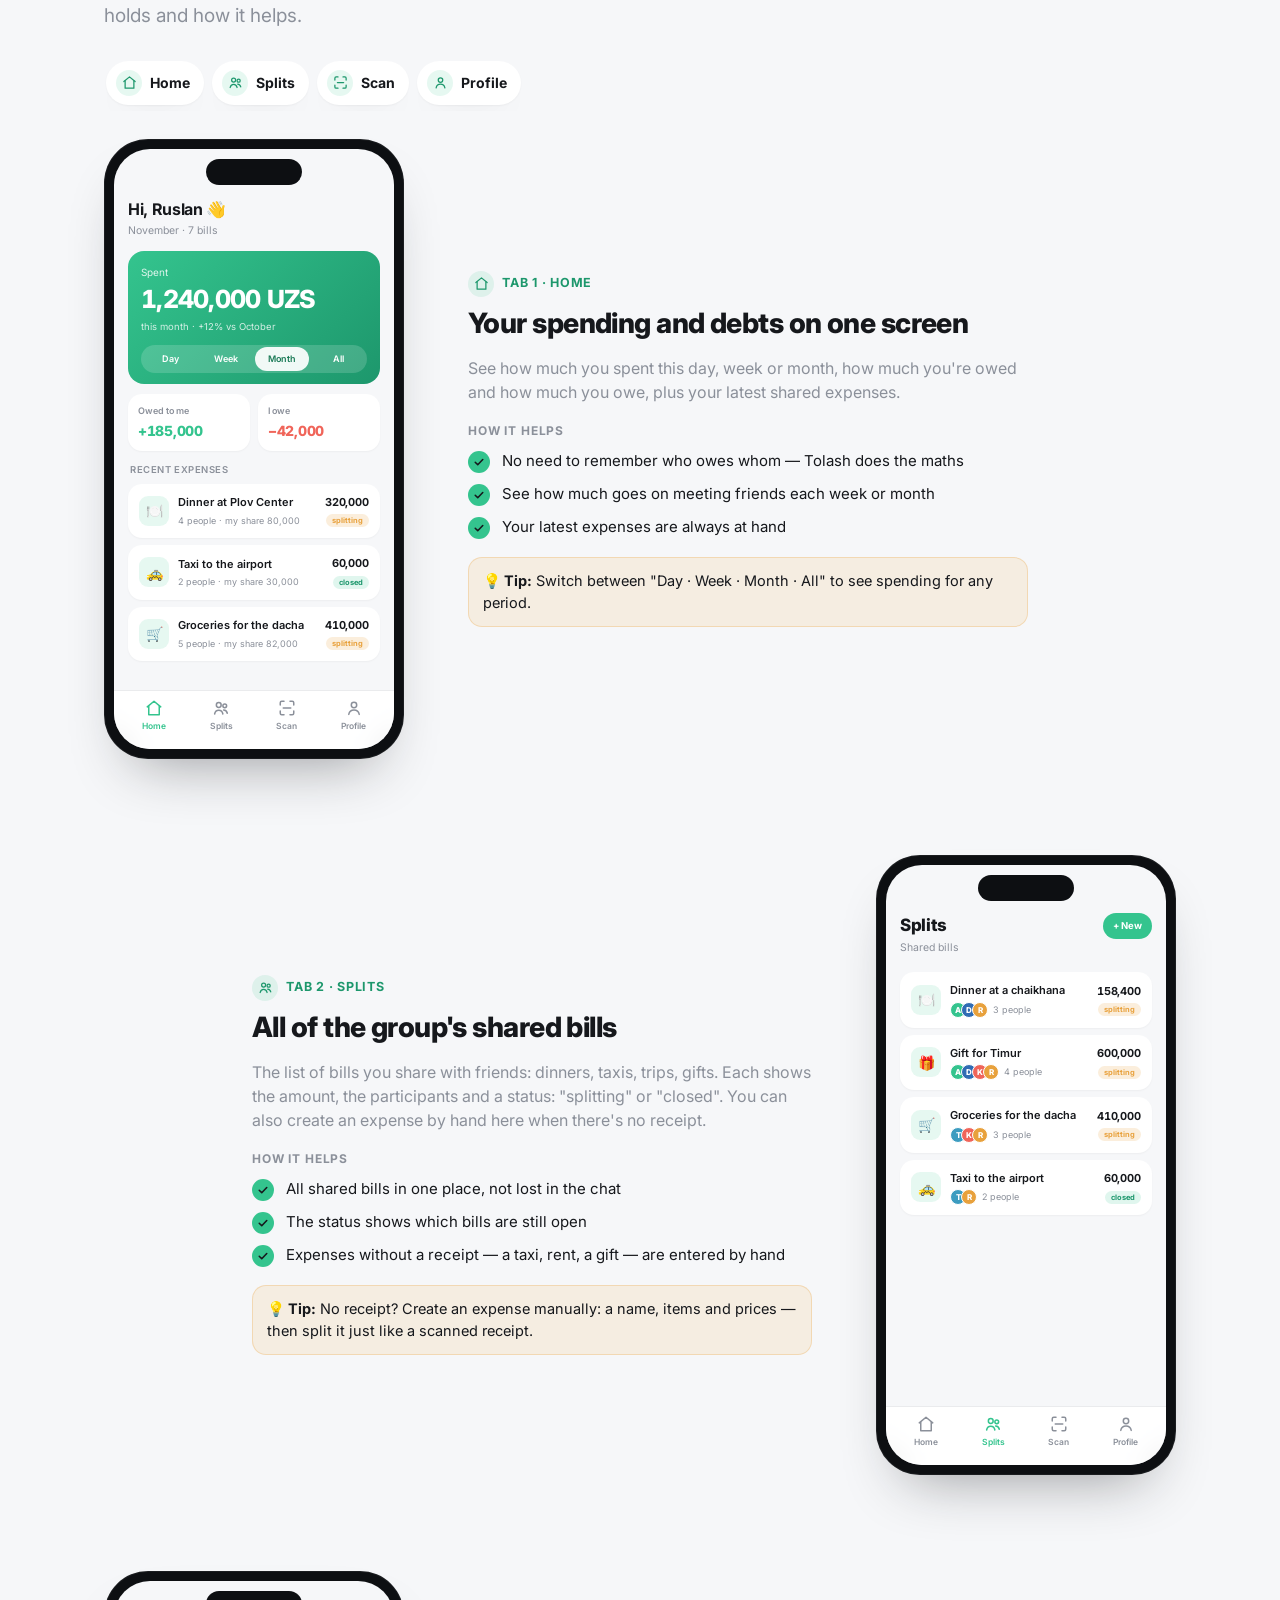
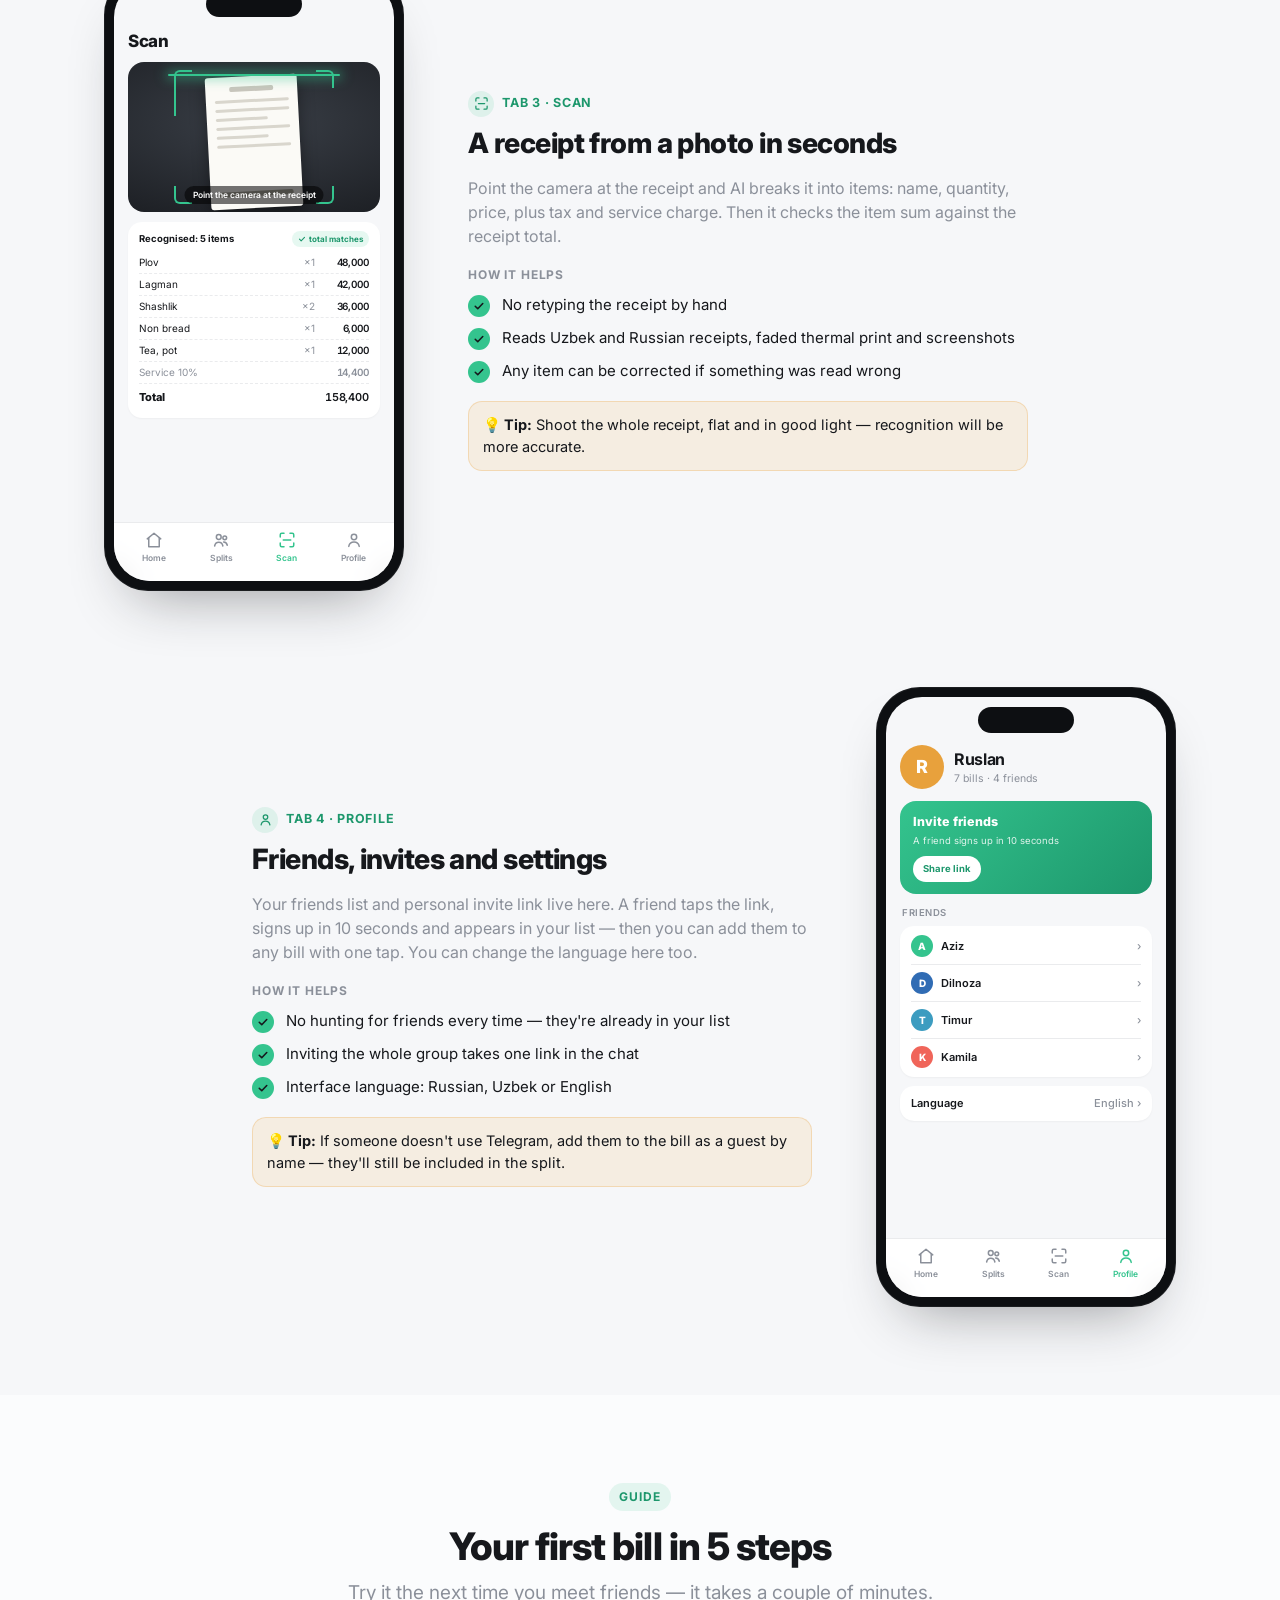
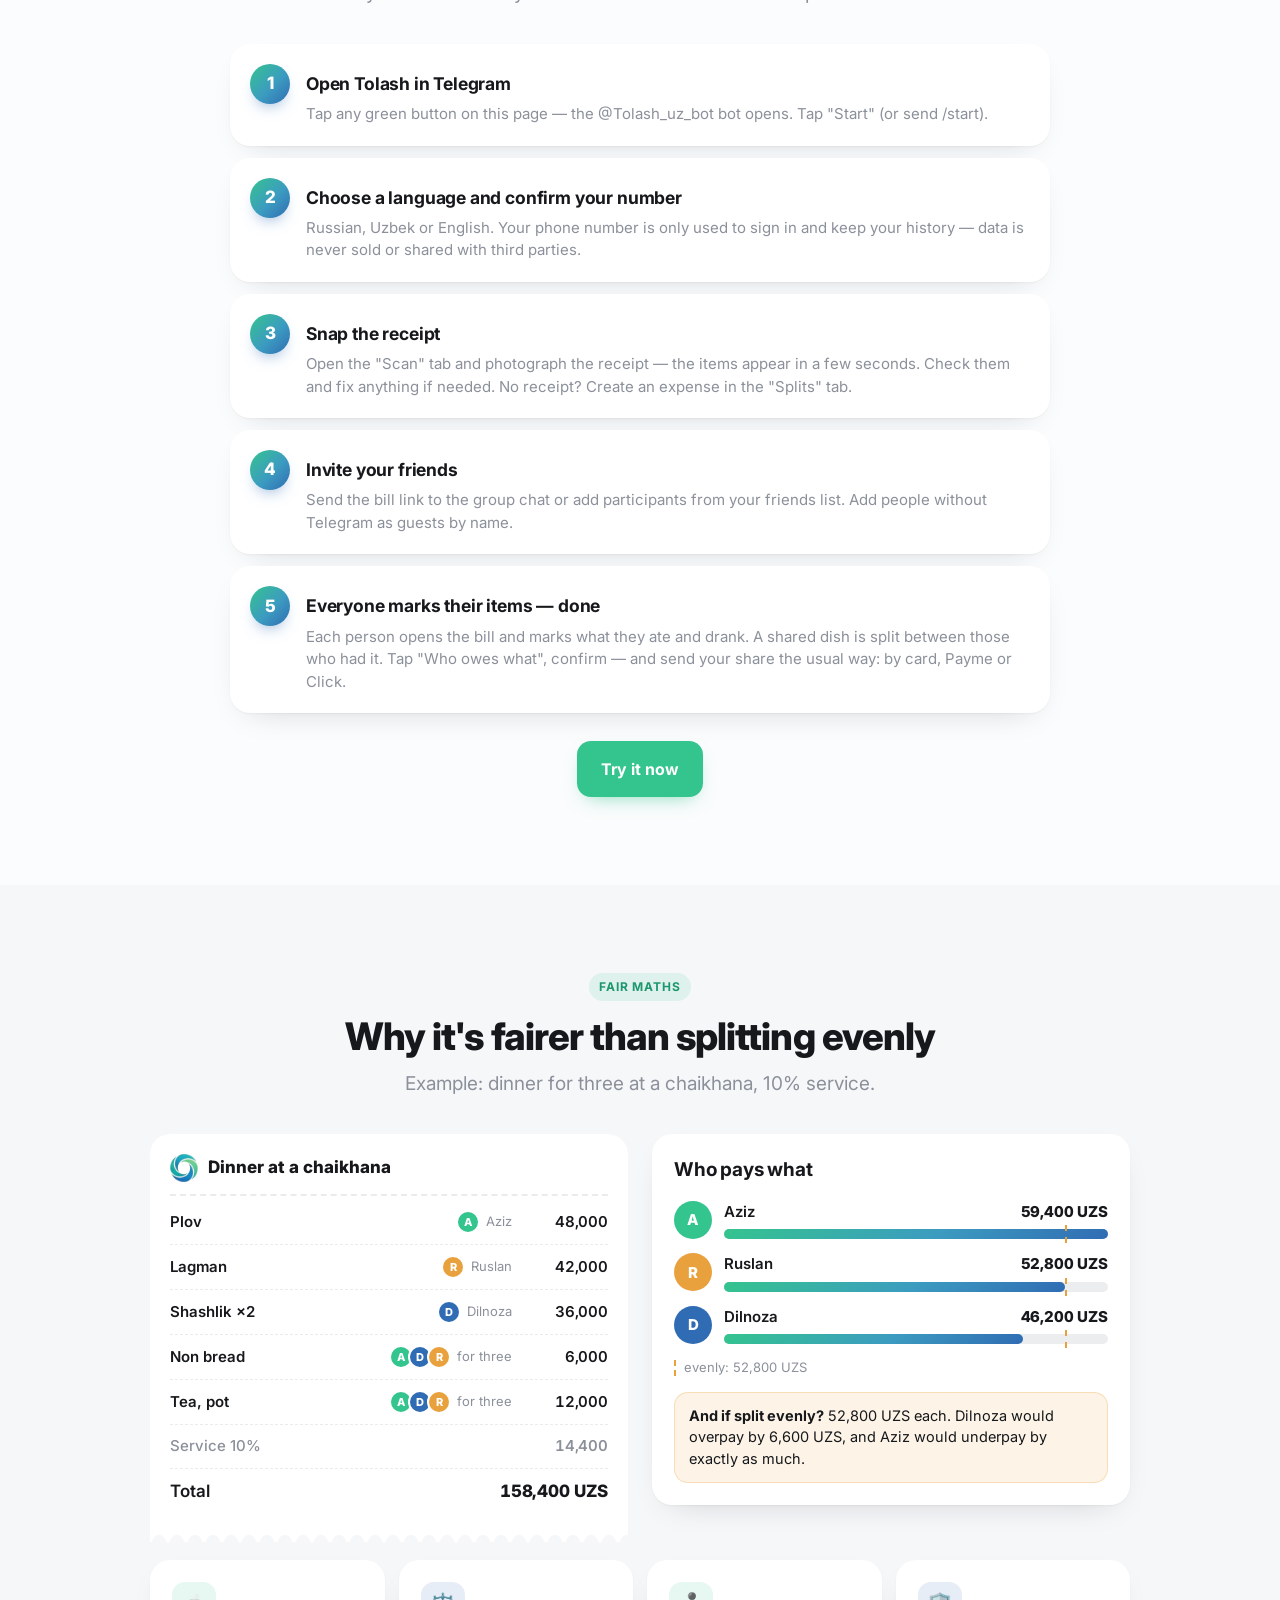
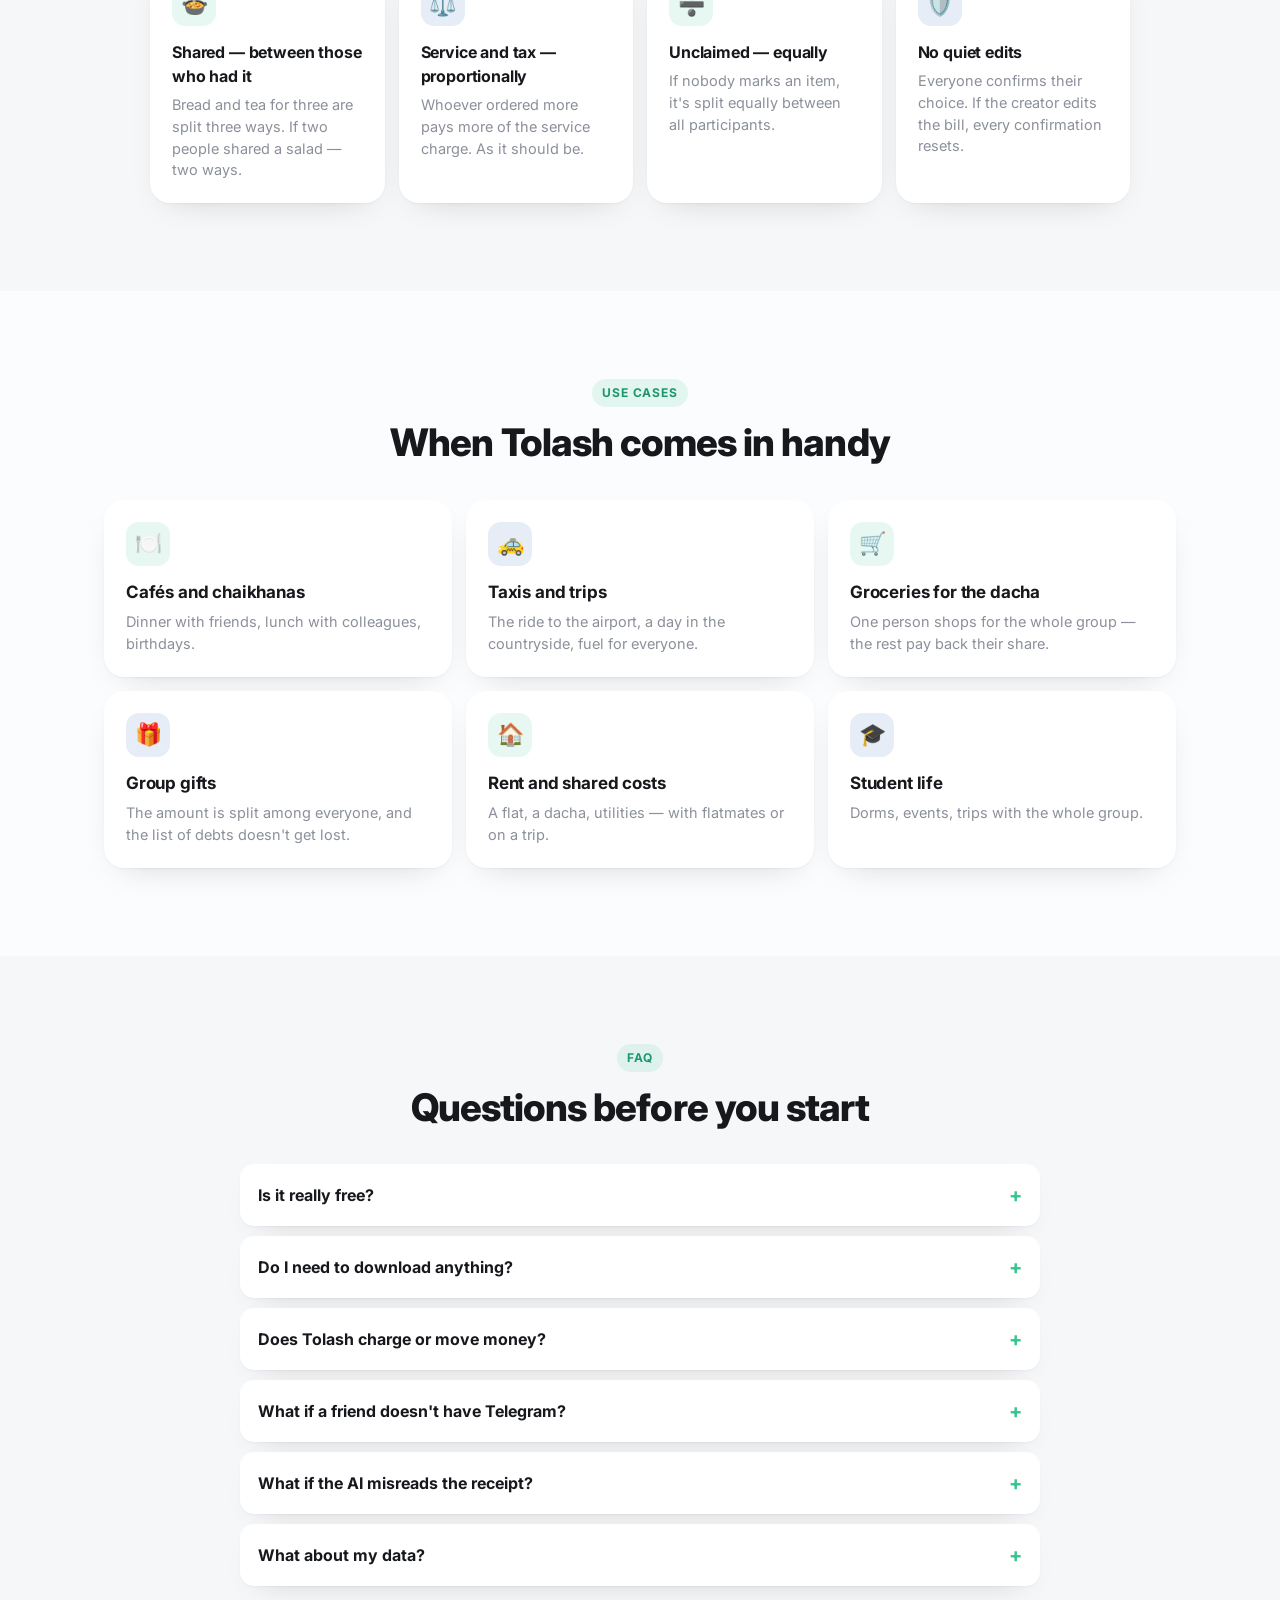
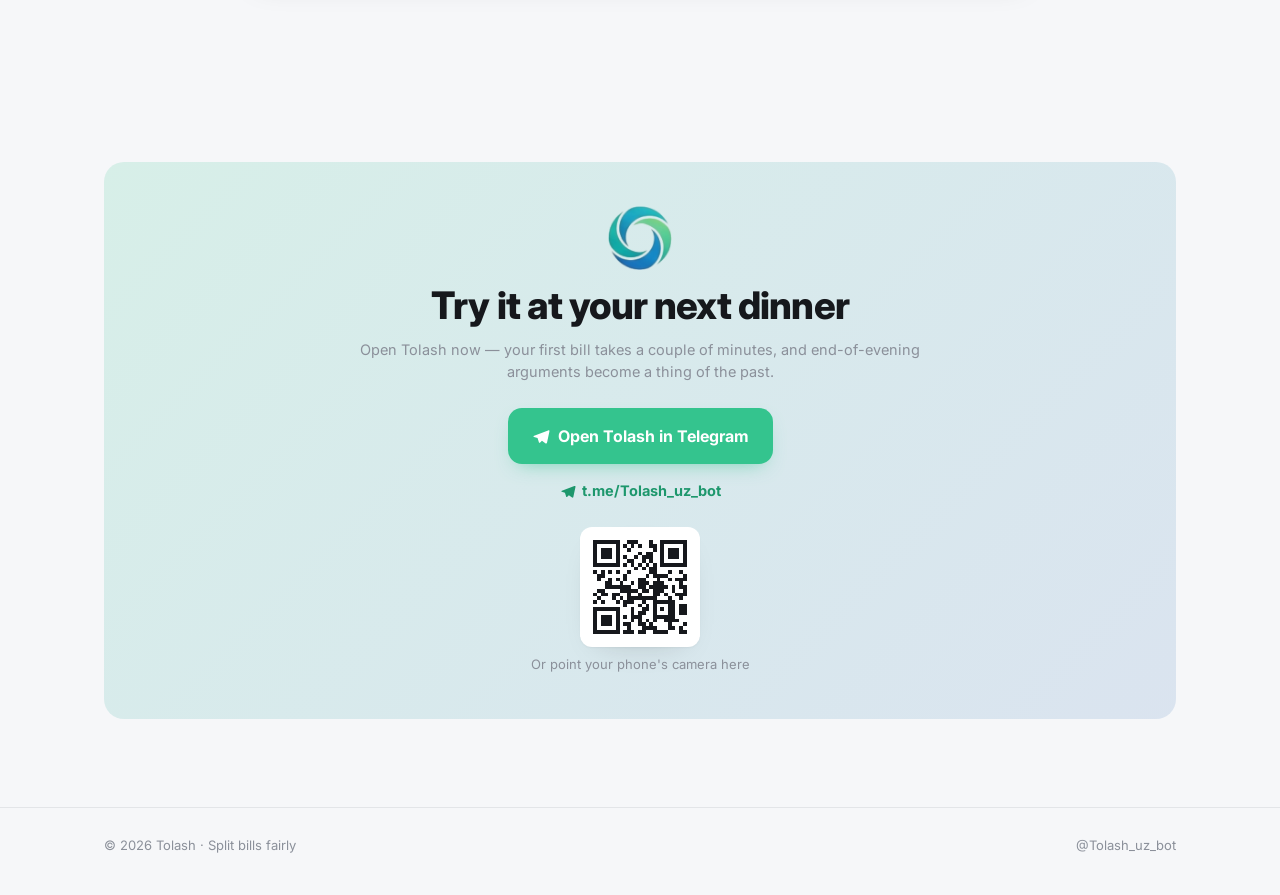
<file: guide/index.html>
<!DOCTYPE html>
<html lang="ru">
<head>
<meta charset="UTF-8">
<meta name="viewport" content="width=device-width, initial-scale=1.0, viewport-fit=cover">
<title>Tolash — как разделить счёт в кафе за минуту</title>
<!-- Страница для рекламы: в поиск не попадает, с главной на неё ссылок нет -->
<meta name="robots" content="noindex, nofollow">
<meta name="description" content="Короткая инструкция по Tolash: что есть в приложении и как разделить счёт с друзьями честно — прямо в Telegram.">
<meta name="theme-color" content="#34c48e">
<meta property="og:type" content="website">
<meta property="og:title" content="Tolash — делите счёт в кафе за минуту">
<meta property="og:description" content="Фото чека → каждый отметил своё → Tolash посчитал, кто сколько должен. Бесплатно, внутри Telegram.">
<meta property="og:image" content="../assets/logo-wordmark.png">
<link rel="icon" type="image/png" href="../assets/favicon.png">
<link rel="apple-touch-icon" href="../assets/logo-192.png">
<link rel="preconnect" href="https://fonts.googleapis.com">
<link rel="preconnect" href="https://fonts.gstatic.com" crossorigin>
<link href="https://fonts.googleapis.com/css2?family=Inter:wght@400;500;600;700;800&display=swap" rel="stylesheet">
<link rel="stylesheet" href="../css/style.css">
<link rel="stylesheet" href="../css/guide.css">
</head>
<body class="guide">

<!-- ================= Шапка: без меню — только язык и кнопка ================= -->
<header class="nav">
  <div class="container">
    <span class="brand"><img src="../assets/logo.png" alt="Tolash"><span>Tolash</span></span>
    <div class="nav-right">
      <div class="lang" role="group" aria-label="Language">
        <button data-lang="ru">RU</button>
        <button data-lang="uz">UZ</button>
        <button data-lang="en">EN</button>
      </div>
      <a class="btn small bot-link g-nav-cta" href="https://t.me/Tolash_uz_bot" data-i18n="nav_cta"></a>
    </div>
  </div>
</header>

<main id="top">

<!-- ================= 1. Hero ================= -->
<section class="hero g-hero">
  <div class="container">
    <div>
      <span class="eyebrow" data-i18n="hero.eyebrow"></span>
      <h1><span data-i18n="hero.h1a"></span> <span class="grad-text" data-i18n="hero.h1b"></span> <span data-i18n="hero.h1c"></span></h1>
      <p class="lead" data-i18n="hero.lead"></p>
      <ul class="g-pills" id="heroPills"></ul>
      <div class="hero-actions" id="heroCta">
        <a class="btn big bot-link" href="https://t.me/Tolash_uz_bot"><svg viewBox="0 0 24 24" fill="currentColor" aria-hidden="true"><path d="M21.5 4.5 2.9 11.7c-1.2.5-1.2 1.2-.2 1.5l4.7 1.5 1.8 5.6c.2.6.1.8.7.8.5 0 .7-.2 1-.5l2.4-2.3 4.9 3.6c.9.5 1.5.2 1.8-.8l3.2-15.2c.3-1.3-.5-1.9-1.7-1.4z"/></svg><span data-i18n="hero.cta1"></span></a>
        <a class="btn outline" href="#tabs"><span data-i18n="hero.cta2"></span> <span aria-hidden="true">↓</span></a>
      </div>
    </div>
    <div class="phone-wrap" id="heroPhone"></div>
  </div>
</section>

<!-- ================= 2. Боль ================= -->
<section class="alt g-tight" id="pain">
  <div class="container">
    <div class="section-head reveal">
      <span class="eyebrow" data-i18n="pain.eyebrow"></span>
      <h2 data-i18n="pain.title"></h2>
    </div>
    <div class="grid grid-3" id="painCards"></div>
    <div class="card g-solution reveal">
      <img src="../assets/logo.png" alt="" width="40" height="40">
      <p data-i18n="pain.solution"></p>
    </div>
  </div>
</section>

<!-- ================= 3. Вкладки приложения ================= -->
<section id="tabs">
  <div class="container">
    <div class="section-head reveal">
      <span class="eyebrow" data-i18n="tabs.eyebrow"></span>
      <h2 data-i18n="tabs.title"></h2>
      <p class="lead" data-i18n="tabs.lead"></p>
    </div>
    <nav class="g-tabnav reveal" id="tabNav" aria-label="Tabs"></nav>
    <div class="g-tabs" id="tabBlocks"></div>
  </div>
</section>

<!-- ================= 4. Пошаговая инструкция ================= -->
<section class="alt" id="steps">
  <div class="container">
    <div class="section-head reveal">
      <span class="eyebrow" data-i18n="steps.eyebrow"></span>
      <h2 data-i18n="steps.title"></h2>
      <p class="lead" data-i18n="steps.lead"></p>
    </div>
    <ol class="g-steps" id="stepList"></ol>
    <div class="hero-actions g-center">
      <a class="btn big bot-link" href="https://t.me/Tolash_uz_bot" data-i18n="steps.cta"></a>
    </div>
  </div>
</section>

<!-- ================= 5. Честный расчёт: пример ================= -->
<section id="fair">
  <div class="container">
    <div class="section-head reveal">
      <span class="eyebrow" data-i18n="fair.eyebrow"></span>
      <h2 data-i18n="fair.title"></h2>
      <p class="lead" data-i18n="fair.lead"></p>
    </div>
    <div class="g-fair">
      <div class="receipt reveal" id="receipt"></div>
      <div class="card g-result reveal" id="result"></div>
    </div>
    <div class="grid grid-4 g-rules" id="rules"></div>
  </div>
</section>

<!-- ================= 6. Сценарии ================= -->
<section class="alt" id="cases">
  <div class="container">
    <div class="section-head reveal">
      <span class="eyebrow" data-i18n="cases.eyebrow"></span>
      <h2 data-i18n="cases.title"></h2>
    </div>
    <div class="grid grid-3 g-cases" id="caseCards"></div>
  </div>
</section>

<!-- ================= 7. FAQ ================= -->
<section id="faq">
  <div class="container">
    <div class="section-head reveal">
      <span class="eyebrow" data-i18n="faq.eyebrow"></span>
      <h2 data-i18n="faq.title"></h2>
    </div>
    <div class="faq" id="faqList"></div>
  </div>
</section>

<!-- ================= 8. Финальный призыв ================= -->
<section class="final g-final" id="finalCta">
  <div class="container">
    <div class="card reveal">
      <img src="../assets/logo.png" alt="" style="width:64px; height:64px; margin:0 auto 14px">
      <h2 data-i18n="final.title"></h2>
      <p class="lead" data-i18n="final.lead"></p>
      <div class="hero-actions"><a class="btn big bot-link" href="https://t.me/Tolash_uz_bot"><svg viewBox="0 0 24 24" fill="currentColor" aria-hidden="true"><path d="M21.5 4.5 2.9 11.7c-1.2.5-1.2 1.2-.2 1.5l4.7 1.5 1.8 5.6c.2.6.1.8.7.8.5 0 .7-.2 1-.5l2.4-2.3 4.9 3.6c.9.5 1.5.2 1.8-.8l3.2-15.2c.3-1.3-.5-1.9-1.7-1.4z"/></svg><span data-i18n="final.cta"></span></a></div>
      <a class="bot-link bot-url g-final-url" href="https://t.me/Tolash_uz_bot"><svg viewBox="0 0 24 24" fill="currentColor" aria-hidden="true"><path d="M21.5 4.5 2.9 11.7c-1.2.5-1.2 1.2-.2 1.5l4.7 1.5 1.8 5.6c.2.6.1.8.7.8.5 0 .7-.2 1-.5l2.4-2.3 4.9 3.6c.9.5 1.5.2 1.8-.8l3.2-15.2c.3-1.3-.5-1.9-1.7-1.4z"/></svg><span>t.me/Tolash_uz_bot</span></a>
      <div class="g-qr">
        <img src="../assets/qr-bot.svg" alt="QR: t.me/Tolash_uz_bot" width="120" height="120">
        <span data-i18n="final.qr_t"></span>
      </div>
    </div>
  </div>
</section>

</main>

<footer>
  <div class="container">
    <div>© <span id="year"></span> Tolash · <span data-i18n="footer"></span></div>
    <a class="bot-link" href="https://t.me/Tolash_uz_bot">@Tolash_uz_bot</a>
  </div>
</footer>

<!-- Кнопка, которая всегда под рукой на телефоне -->
<div class="g-sticky" id="sticky" aria-hidden="true">
  <a class="btn bot-link" href="https://t.me/Tolash_uz_bot" tabindex="-1"><svg viewBox="0 0 24 24" fill="currentColor" aria-hidden="true"><path d="M21.5 4.5 2.9 11.7c-1.2.5-1.2 1.2-.2 1.5l4.7 1.5 1.8 5.6c.2.6.1.8.7.8.5 0 .7-.2 1-.5l2.4-2.3 4.9 3.6c.9.5 1.5.2 1.8-.8l3.2-15.2c.3-1.3-.5-1.9-1.7-1.4z"/></svg><span data-i18n="sticky"></span></a>
</div>

<script src="../js/config.js"></script>
<script src="../js/i18n.js"></script>
<script src="../js/guide-i18n.js"></script>
<script src="../js/guide.js"></script>
</body>
</html>
</file>
<file: css/style.css>
/* ============================================================
   Tolash — сайт-визитка. Дизайн-система повторяет приложение:
   те же цвета, скругления (20/14/10), быстрые анимации на
   transform/opacity, scale(0.97) на нажатии.
   ============================================================ */
:root {
  color-scheme: light dark;

  --ease-out: cubic-bezier(0.23, 1, 0.32, 1);

  --bg: #f6f7f9;
  --card: #ffffff;
  --text: #16181c;
  --hint: #8b909a;
  --accent: #34c48e;
  --accent-deep: #1d976c;
  --blue: #306cb4;
  --teal: #3c9cc0;
  --red: #f0655a;
  --amber: #e8a13c;
  /* rgba вместо color-mix — так цвета работают и в старых браузерах (Android WebView, iOS < 16.2) */
  --line: rgba(139, 144, 154, 0.18);
  --soft: rgba(52, 196, 142, 0.12);
  --soft-blue: rgba(48, 108, 180, 0.12);
  --shadow: 0 1px 2px rgba(0,0,0,0.04), 0 12px 32px -20px rgba(22,24,28,0.25);
  --grad: linear-gradient(135deg, var(--accent) 0%, var(--teal) 55%, var(--blue) 100%);
  --grad-soft: linear-gradient(135deg, color-mix(in srgb, var(--accent) 16%, transparent), color-mix(in srgb, var(--blue) 14%, transparent));

  --r-lg: 20px;
  --r-md: 14px;
  --r-sm: 10px;
  --nav-h: 64px;
}

@media (prefers-color-scheme: dark) {
  :root:not([data-theme="light"]) {
    --bg: #0f1114;
    --card: #181b20;
    --text: #f2f3f5;
    --hint: #8b909a;
    --shadow: 0 1px 2px rgba(0,0,0,0.3), 0 12px 32px -20px rgba(0,0,0,0.7);
  }
}
:root[data-theme="dark"] {
  --bg: #0f1114;
  --card: #181b20;
  --text: #f2f3f5;
  --hint: #8b909a;
  --shadow: 0 1px 2px rgba(0,0,0,0.3), 0 12px 32px -20px rgba(0,0,0,0.7);
}

* { box-sizing: border-box; -webkit-tap-highlight-color: transparent; }
html { scroll-behavior: smooth; scroll-padding-top: calc(var(--nav-h) + 12px); }
body {
  margin: 0;
  font-family: 'Inter', -apple-system, BlinkMacSystemFont, 'Segoe UI', Roboto, 'Helvetica Neue', sans-serif;
  background: var(--bg);
  color: var(--text);
  -webkit-font-smoothing: antialiased;
  line-height: 1.5;
  /* overflow-x: hidden на body ломал «липкое» меню — горизонтальный скролл режет html { overflow-x: clip } ниже */
}
img { max-width: 100%; display: block; }
a { color: inherit; text-decoration: none; }
button { font-family: inherit; }

.container { max-width: 1120px; margin: 0 auto; padding: 0 16px; }
@media (min-width: 720px) { .container { padding: 0 24px; } }

.money { font-variant-numeric: tabular-nums; letter-spacing: -0.01em; }

/* ---------- Навигация ---------- */
.nav {
  position: sticky; top: 0; z-index: 50;
  height: var(--nav-h);
  background: rgba(246, 247, 249, 0.92);
  background: color-mix(in srgb, var(--bg) 82%, transparent);
  backdrop-filter: saturate(180%) blur(14px);
  -webkit-backdrop-filter: saturate(180%) blur(14px);
  border-bottom: 1px solid var(--line);
}
@media (prefers-color-scheme: dark) {
  :root:not([data-theme="light"]) .nav { background: rgba(15, 17, 20, 0.92); background: color-mix(in srgb, var(--bg) 82%, transparent); }
}
.nav .container { height: 100%; display: flex; align-items: center; gap: 12px; }
.brand { display: flex; align-items: center; gap: 10px; font-weight: 800; font-size: 20px; letter-spacing: -0.02em; }
.brand img { width: 34px; height: 34px; }
.nav-links { display: none; gap: 4px; margin-left: 12px; }
.nav-links a {
  padding: 8px 9px; border-radius: var(--r-sm); font-size: 13.5px; font-weight: 500; color: var(--hint); white-space: nowrap;
  transition: color 160ms ease, background 160ms ease;
}
.nav-links a:hover { color: var(--text); background: var(--soft); }
.nav-right { margin-left: auto; display: flex; align-items: center; gap: 8px; }

.lang {
  display: flex; gap: 2px; padding: 3px; border-radius: 999px;
  background: color-mix(in srgb, var(--hint) 14%, transparent);
}
.lang button {
  border: 0; background: transparent; color: var(--hint);
  font-size: 12px; font-weight: 700; padding: 6px 10px; border-radius: 999px; cursor: pointer;
  transition: background 180ms ease, color 180ms ease, transform 160ms var(--ease-out);
}
.lang button:active { transform: scale(0.95); }
.lang button.on { background: var(--card); color: var(--text); box-shadow: 0 1px 2px rgba(0,0,0,0.08); }

.burger {
  display: inline-flex; align-items: center; justify-content: center;
  width: 40px; height: 40px; border-radius: var(--r-sm); border: 0; background: transparent; color: var(--text); cursor: pointer;
}
.burger svg { width: 22px; height: 22px; }

.mobile-menu {
  display: none; position: fixed; inset: var(--nav-h) 0 auto 0; z-index: 49;
  background: var(--card); border-bottom: 1px solid var(--line);
  padding: 8px 16px 16px; box-shadow: var(--shadow);
  animation: drop 220ms var(--ease-out);
}
.mobile-menu.open { display: block; }
.mobile-menu a { display: block; padding: 12px 8px; font-weight: 600; border-bottom: 1px solid var(--line); }
.mobile-menu a:last-of-type { border-bottom: 0; }
@keyframes drop { from { opacity: 0; transform: translateY(-6px); } to { opacity: 1; transform: none; } }

@media (min-width: 1100px) {
  .nav-links { display: flex; }
  .burger, .mobile-menu { display: none !important; }
}
.nav .bot-link { white-space: nowrap; }
@media (max-width: 759px) {
  .nav .bot-link { display: none !important; }   /* на телефоне кнопка есть в меню и в hero */
  .brand { font-size: 18px; gap: 8px; }
  .brand img { width: 30px; height: 30px; }
  .lang button { padding: 6px 8px; }
}
@media (max-width: 359px) { .brand span { display: none; } }
html { overflow-x: clip; }

/* ---------- Кнопки ---------- */
.btn {
  display: inline-flex; align-items: center; justify-content: center; gap: 8px;
  padding: 14px 20px; border-radius: var(--r-md); border: 0;
  font-size: 15px; font-weight: 700; cursor: pointer;
  background: var(--accent); color: #fff;
  transition: transform 160ms var(--ease-out), opacity 160ms ease, box-shadow 160ms ease;
  box-shadow: 0 8px 20px -10px color-mix(in srgb, var(--accent) 70%, transparent);
}
.btn:hover { opacity: 0.94; }
.btn:active { transform: scale(0.97); }
.btn.ghost { background: var(--soft); color: var(--accent-deep); box-shadow: none; }
.btn.blue { background: var(--blue); box-shadow: 0 8px 20px -10px color-mix(in srgb, var(--blue) 70%, transparent); }
.btn.outline { background: transparent; color: var(--text); border: 1.5px solid var(--line); box-shadow: none; }
.btn.small { padding: 9px 14px; font-size: 13px; border-radius: var(--r-sm); }
.btn svg { width: 18px; height: 18px; }
@media (prefers-color-scheme: dark) { :root:not([data-theme="light"]) .btn.ghost { color: var(--accent); } }

/* ---------- Секции ---------- */
section { padding: 64px 0; }
@media (min-width: 720px) { section { padding: 88px 0; } }
.section-head { max-width: 680px; margin-bottom: 36px; }
.eyebrow {
  display: inline-flex; align-items: center; gap: 6px;
  font-size: 12px; font-weight: 700; color: var(--accent-deep);
  text-transform: uppercase; letter-spacing: 0.08em;
  background: var(--soft); padding: 5px 10px; border-radius: 999px; margin-bottom: 14px;
}
@media (prefers-color-scheme: dark) { :root:not([data-theme="light"]) .eyebrow { color: var(--accent); } }
h1 { font-size: clamp(32px, 6vw, 56px); line-height: 1.05; letter-spacing: -0.03em; font-weight: 800; margin: 0 0 18px; }
h2 { font-size: clamp(26px, 4vw, 38px); line-height: 1.12; letter-spacing: -0.025em; font-weight: 800; margin: 0 0 12px; }
h3 { font-size: 17px; font-weight: 700; margin: 0 0 6px; letter-spacing: -0.01em; }
.lead { font-size: 17px; color: var(--hint); margin: 0; }
@media (min-width: 720px) { .lead { font-size: 19px; } }
.grad-text { background: var(--grad); -webkit-background-clip: text; background-clip: text; color: transparent; }

.alt { background: color-mix(in srgb, var(--card) 60%, var(--bg)); }

/* ---------- Карточки ---------- */
.card {
  background: var(--card); border-radius: var(--r-lg); padding: 22px;
  box-shadow: var(--shadow);
}
.card p { margin: 0; color: var(--hint); font-size: 14.5px; }
.grid { display: grid; gap: 14px; }
.grid-2 { grid-template-columns: 1fr; }
.grid-3 { grid-template-columns: 1fr; }
.grid-4 { grid-template-columns: 1fr 1fr; }
@media (min-width: 720px) {
  .grid-2 { grid-template-columns: 1fr 1fr; }
  .grid-3 { grid-template-columns: repeat(3, 1fr); }
  .grid-4 { grid-template-columns: repeat(4, 1fr); }
}
@media (min-width: 1000px) { .grid-3.wide { grid-template-columns: repeat(3, 1fr); } }

.icon {
  width: 44px; height: 44px; border-radius: 13px; display: flex; align-items: center; justify-content: center;
  background: var(--soft); font-size: 22px; margin-bottom: 14px;
}
.icon.b { background: var(--soft-blue); }

/* ---------- Hero ---------- */
.hero { padding: 48px 0 56px; position: relative; overflow: hidden; }
@media (min-width: 900px) { .hero { padding: 80px 0 96px; } }
.hero::before {
  content: ""; position: absolute; inset: -40% -20% auto -20%; height: 90%;
  background: radial-gradient(60% 60% at 30% 30%, color-mix(in srgb, var(--accent) 18%, transparent), transparent 70%),
              radial-gradient(50% 50% at 80% 20%, color-mix(in srgb, var(--blue) 16%, transparent), transparent 70%);
  pointer-events: none; z-index: 0;
}
.hero .container { position: relative; z-index: 1; display: grid; gap: 40px; align-items: center; }
@media (min-width: 900px) { .hero .container { grid-template-columns: 1.15fr 0.85fr; gap: 48px; } }
.hero-badge {
  display: inline-flex; align-items: center; gap: 8px; font-size: 13px; font-weight: 600;
  background: var(--card); border: 1px solid var(--line); border-radius: 999px; padding: 6px 12px 6px 6px; margin-bottom: 20px;
}
.hero-badge .dot { width: 22px; height: 22px; border-radius: 50%; background: var(--grad); display: inline-flex; align-items: center; justify-content: center; }
.hero-badge .dot svg { width: 12px; height: 12px; }
.hero-actions { display: flex; flex-wrap: wrap; gap: 10px; margin-top: 26px; }
.btn.big { padding: 16px 24px; font-size: 16px; }

/* Ссылка на бота под главной кнопкой: QR-код на компьютере, просто ссылка на телефоне */
.bot-card {
  display: inline-flex; align-items: center; gap: 16px; margin-top: 22px;
  background: var(--card); border: 1px solid var(--line); border-radius: var(--r-lg);
  padding: 12px 18px 12px 12px; box-shadow: var(--shadow); max-width: 100%;
}
.bot-card .qr { width: 92px; height: 92px; border-radius: 10px; background: #fff; padding: 4px; flex-shrink: 0; }
.bot-card .t { font-weight: 700; font-size: 15px; }
.bot-card p { margin: 2px 0 8px; font-size: 13.5px; color: var(--hint); max-width: 300px; }
.bot-url {
  display: inline-flex; align-items: center; gap: 6px; font-weight: 700; font-size: 14.5px;
  color: var(--accent-deep); word-break: break-all;
}
.bot-url svg { width: 16px; height: 16px; flex-shrink: 0; }
.bot-url:hover span { text-decoration: underline; }
@media (prefers-color-scheme: dark) { :root:not([data-theme="light"]) .bot-url { color: var(--accent); } }
/* Телефон / планшет: QR не нужен — оставляем только ссылку */
@media (hover: none), (max-width: 899px) {
  .bot-card { padding: 0; margin-top: 16px; background: none; border: 0; box-shadow: none; }
  .bot-card .qr, .bot-card .t, .bot-card p { display: none; }
}

/* ---------- Телефон (макет приложения) ---------- */
.phone-wrap { display: flex; justify-content: center; }
.phone {
  width: 300px; max-width: 100%; aspect-ratio: 9 / 18.6;
  background: #0d0f12; border-radius: 44px; padding: 10px;
  box-shadow: 0 40px 80px -30px rgba(22,24,28,0.5), 0 0 0 1px rgba(255,255,255,0.06) inset;
  position: relative; transform: rotate(-2deg);
  animation: float 7s ease-in-out infinite;
}
@media (prefers-reduced-motion: reduce) { .phone { animation: none; } }
@keyframes float { 0%,100% { transform: rotate(-2deg) translateY(0); } 50% { transform: rotate(-2deg) translateY(-8px); } }
.phone .screen {
  width: 100%; height: 100%; border-radius: 36px; overflow: hidden;
  background: var(--bg); color: var(--text); position: relative;
  display: flex; flex-direction: column;
  font-size: 12px;
}
.phone .notch { position: absolute; top: 10px; left: 50%; transform: translateX(-50%); width: 96px; height: 26px; background: #0d0f12; border-radius: 999px; z-index: 3; }
.phone .pages { padding: 48px 14px 70px; flex: 1; overflow: hidden; }
.phone .hi { font-size: 16px; font-weight: 700; letter-spacing: -0.02em; margin: 0 0 2px; }
.phone .sub { color: var(--hint); font-size: 10.5px; margin-bottom: 12px; }
.phone .hero-card {
  background: linear-gradient(135deg, var(--accent), var(--accent-deep)); color: #fff;
  border-radius: 16px; padding: 14px 13px 11px; margin-bottom: 10px;
}
.phone .hero-card .label { font-size: 10px; opacity: 0.85; }
.phone .hero-card .big { font-size: 25px; font-weight: 800; letter-spacing: -0.03em; margin: 1px 0 0; }
.phone .hero-card .meta { font-size: 9.5px; opacity: 0.8; margin-top: 2px; }
.phone .seg { display: flex; gap: 2px; margin-top: 11px; background: rgba(255,255,255,0.16); border-radius: 999px; padding: 2px; }
.phone .seg span { flex: 1; text-align: center; font-size: 9px; font-weight: 600; padding: 5px 0; border-radius: 999px; }
.phone .seg span.on { background: rgba(255,255,255,0.92); color: #1a7a56; }
.phone .debts { display: flex; gap: 8px; margin-bottom: 12px; }
.phone .debt { flex: 1; background: var(--card); border-radius: 14px; padding: 10px; box-shadow: 0 1px 2px rgba(0,0,0,0.04); }
.phone .debt .t { font-size: 9px; color: var(--hint); font-weight: 600; }
.phone .debt .v { font-size: 14px; font-weight: 800; margin-top: 3px; letter-spacing: -0.02em; }
.phone .debt .v.pos { color: var(--accent); } .phone .debt .v.neg { color: var(--red); }
.phone .sec { font-size: 9.5px; font-weight: 600; color: var(--hint); text-transform: uppercase; letter-spacing: 0.06em; margin: 0 0 6px 2px; }
.phone .bill { display: flex; align-items: center; gap: 9px; background: var(--card); border-radius: 14px; padding: 10px 11px; margin-bottom: 7px; box-shadow: 0 1px 2px rgba(0,0,0,0.04); }
.phone .bill .ic { width: 30px; height: 30px; border-radius: 9px; background: var(--soft); display: flex; align-items: center; justify-content: center; font-size: 14px; flex-shrink: 0; }
.phone .bill .info { flex: 1; min-width: 0; }
.phone .bill .ti { font-weight: 600; font-size: 11px; white-space: nowrap; overflow: hidden; text-overflow: ellipsis; }
.phone .bill .me { font-size: 9px; color: var(--hint); margin-top: 1px; }
.phone .bill .rt { text-align: right; flex-shrink: 0; }
.phone .bill .sum { font-weight: 700; font-size: 11px; }
.phone .chip { display: inline-block; font-size: 7.5px; font-weight: 700; padding: 1px 6px; border-radius: 999px; margin-top: 2px; background: color-mix(in srgb, var(--amber) 18%, transparent); color: var(--amber); }
.phone .chip.closed { background: color-mix(in srgb, var(--accent) 15%, transparent); color: var(--accent-deep); }
.phone .tabs {
  position: absolute; left: 0; right: 0; bottom: 0; display: flex; justify-content: space-around;
  background: color-mix(in srgb, var(--card) 92%, transparent); border-top: 1px solid var(--line);
  padding: 8px 6px 16px; backdrop-filter: blur(10px);
}
.phone .tab { display: flex; flex-direction: column; align-items: center; gap: 3px; font-size: 8.5px; color: var(--hint); font-weight: 600; }
.phone .tab.on { color: var(--accent); }
.phone .tab svg { width: 18px; height: 18px; }

/* ---------- Шаги ---------- */
.steps { display: grid; gap: 14px; counter-reset: step; }
@media (min-width: 720px) { .steps { grid-template-columns: repeat(2, 1fr); } }
@media (min-width: 1000px) { .steps { grid-template-columns: repeat(4, 1fr); } }
.step { position: relative; padding-top: 22px; }
.step .num {
  width: 36px; height: 36px; border-radius: 50%; background: var(--grad); color: #fff;
  font-weight: 800; font-size: 15px; display: flex; align-items: center; justify-content: center;
  margin-bottom: 14px; box-shadow: 0 8px 18px -10px var(--blue);
}

/* ---------- Статус / стек ---------- */
.checklist { list-style: none; margin: 0; padding: 0; display: grid; gap: 10px; }
.checklist li { display: flex; gap: 12px; align-items: flex-start; font-size: 15px; }
.checklist .ck {
  flex-shrink: 0; width: 22px; height: 22px; border-radius: 50%; margin-top: 1px;
  background: var(--accent); display: flex; align-items: center; justify-content: center;
}
.checklist .ck svg { width: 12px; height: 12px; }
.checklist .ck.now { background: var(--amber); }
.checklist .ck.next { background: color-mix(in srgb, var(--hint) 35%, transparent); }
.chips { display: flex; flex-wrap: wrap; gap: 8px; }
.chips span { font-size: 13px; font-weight: 600; padding: 7px 12px; border-radius: 999px; background: var(--soft-blue); color: var(--blue); }
@media (prefers-color-scheme: dark) { :root:not([data-theme="light"]) .chips span { color: #7fb3e6; } }

/* ---------- Таблица конкурентов ---------- */
.table-wrap { overflow-x: auto; border-radius: var(--r-lg); box-shadow: var(--shadow); background: var(--card); -webkit-overflow-scrolling: touch; }
table { width: 100%; border-collapse: collapse; min-width: 640px; font-size: 14px; }
th, td { padding: 14px 16px; text-align: left; border-bottom: 1px solid var(--line); vertical-align: top; }
th { font-size: 12px; text-transform: uppercase; letter-spacing: 0.06em; color: var(--hint); font-weight: 700; }
tr:last-child td { border-bottom: 0; }
td:first-child { font-weight: 600; }
th.us, td.us { background: var(--soft); font-weight: 700; }
th.us { color: var(--accent-deep); }
.yes { color: var(--accent-deep); font-weight: 700; }
.no { color: var(--red); font-weight: 700; }
@media (prefers-color-scheme: dark) { :root:not([data-theme="light"]) .yes, :root:not([data-theme="light"]) th.us { color: var(--accent); } }

/* ---------- Roadmap ---------- */
.timeline { position: relative; display: grid; gap: 18px; }
.timeline::before { content: ""; position: absolute; left: 17px; top: 8px; bottom: 8px; width: 2px; background: var(--line); }
.tl { position: relative; padding-left: 52px; }
.tl .dot {
  position: absolute; left: 7px; top: 22px; width: 22px; height: 22px; border-radius: 50%;
  background: var(--card); border: 3px solid color-mix(in srgb, var(--hint) 40%, transparent);
}
.tl.done .dot { background: var(--accent); border-color: var(--accent); }
.tl.now .dot { background: var(--amber); border-color: var(--amber); box-shadow: 0 0 0 6px color-mix(in srgb, var(--amber) 20%, transparent); }
.tl .tag { display: inline-block; font-size: 11px; font-weight: 700; text-transform: uppercase; letter-spacing: 0.06em; color: var(--hint); margin-bottom: 6px; }
.tl.done .tag { color: var(--accent-deep); }
.tl.now .tag { color: var(--amber); }
.tl .state { font-size: 11px; font-weight: 700; padding: 2px 8px; border-radius: 999px; margin-left: 8px; background: color-mix(in srgb, var(--hint) 14%, transparent); }
.tl.done .state { background: var(--soft); color: var(--accent-deep); }
.tl.now .state { background: color-mix(in srgb, var(--amber) 18%, transparent); color: var(--amber); }
@media (min-width: 900px) {
  .timeline { grid-template-columns: repeat(3, 1fr); gap: 16px; }
  .timeline::before { left: 0; right: 0; top: 29px; bottom: auto; height: 2px; width: auto; }
  .tl { padding-left: 0; padding-top: 44px; }
  .tl .dot { left: 22px; top: 18px; }
}

/* ---------- KPI ---------- */
.kpi { text-align: center; padding: 26px 16px; }
.kpi .v { font-size: 34px; font-weight: 800; letter-spacing: -0.03em; }
.kpi .l { font-size: 13px; color: var(--hint); margin-top: 4px; }

/* ---------- Инвесторам ---------- */
.invest { background: var(--grad); color: #fff; border-radius: 28px; padding: 28px 22px; position: relative; overflow: hidden; }
@media (min-width: 720px) { .invest { padding: 44px; } }
.invest::after { content: ""; position: absolute; right: -120px; top: -120px; width: 360px; height: 360px; border-radius: 50%; background: rgba(255,255,255,0.08); }
.invest h2, .invest .lead { color: #fff; }
.invest .lead { opacity: 0.9; }
.invest .card { background: rgba(255,255,255,0.12); color: #fff; box-shadow: none; backdrop-filter: blur(8px); }
.invest .card p { color: rgba(255,255,255,0.85); }
.invest .btn { background: #fff; color: var(--blue); box-shadow: none; }
.invest .btn.outline { background: transparent; color: #fff; border-color: rgba(255,255,255,0.5); }
.bars { display: grid; gap: 10px; }
.bar { display: grid; grid-template-columns: 44px 1fr; gap: 12px; align-items: center; font-size: 14px; }
.bar .p { font-weight: 800; }
.bar .track { height: 10px; border-radius: 999px; background: rgba(255,255,255,0.22); overflow: hidden; }
.bar .fill { height: 100%; border-radius: 999px; background: #fff; width: 0; transition: width 900ms var(--ease-out); }
.bar .l { grid-column: 2; font-size: 13px; opacity: 0.9; margin-top: -4px; }

/* ---------- Основатель ---------- */
.about { display: grid; gap: 24px; align-items: start; }
@media (min-width: 900px) { .about { grid-template-columns: 0.85fr 1.15fr; gap: 40px; } .founder-card { position: sticky; top: calc(var(--nav-h) + 16px); } }
.founder-card { padding: 24px; }
.founder-top { display: flex; align-items: center; gap: 16px; margin-bottom: 16px; }
.avatar {
  width: 84px; height: 84px; border-radius: 26px; background: var(--grad); color: #fff; flex-shrink: 0;
  display: flex; align-items: center; justify-content: center; font-size: 30px; font-weight: 800; letter-spacing: -0.03em;
  box-shadow: 0 20px 40px -20px var(--blue);
}
/* Фото основателя: градиентная рамка; если фото не загрузится — остаются инициалы */
.avatar.photo { width: 104px; height: 104px; border-radius: 30px; padding: 3px; position: relative; font-size: 34px; }
.avatar.photo img { width: 100%; height: 100%; border-radius: 27px; object-fit: cover; display: block; background: var(--card); position: relative; z-index: 1; }
.avatar.photo img + .avatar-fallback { position: absolute; }
@media (max-width: 420px) { .avatar.photo { width: 88px; height: 88px; border-radius: 26px; } .avatar.photo img { border-radius: 23px; } }
.founder-name { font-size: 22px; margin: 0 0 2px; }
.founder-card .founder-role { color: var(--text); font-weight: 600; font-size: 14.5px; }
.founder-card .founder-loc { font-size: 13.5px; margin-top: 2px; }
.founder-card .founder-sum { font-size: 14.5px; line-height: 1.55; }
.mini-t { font-size: 12px; font-weight: 700; text-transform: uppercase; letter-spacing: 0.07em; color: var(--hint); margin: 22px 0 10px; }
.edu { list-style: none; margin: 0; padding: 0; display: grid; gap: 10px; }
.edu li { display: grid; gap: 1px; font-size: 14.5px; }
.edu .t { font-weight: 700; }
.edu .d { color: var(--hint); font-size: 13.5px; }
.quote { border-left: 3px solid var(--accent); padding: 4px 0 4px 16px; font-size: 17px; font-style: italic; color: var(--text); margin: 0 0 16px; }
.founder-fit { margin: 0 0 8px; color: var(--hint); font-size: 15.5px; }
.block-t { font-size: 20px; margin: 28px 0 14px; }
.exp { list-style: none; margin: 0; padding: 0; position: relative; display: grid; gap: 4px; }
.exp::before { content: ""; position: absolute; left: 7px; top: 10px; bottom: 10px; width: 2px; background: var(--line); }
.exp li { position: relative; padding: 10px 0 10px 32px; }
.exp li::before {
  content: ""; position: absolute; left: 0; top: 15px; width: 16px; height: 16px; border-radius: 50%;
  background: var(--card); border: 3px solid rgba(139, 144, 154, 0.45);
}
.exp li.now::before { background: var(--accent); border-color: var(--accent); box-shadow: 0 0 0 5px var(--soft); }
.exp-head { display: flex; flex-wrap: wrap; align-items: baseline; gap: 4px 10px; }
.exp-role { font-weight: 700; font-size: 16px; }
.exp-co { font-weight: 600; font-size: 14.5px; color: var(--accent-deep); }
@media (prefers-color-scheme: dark) { :root:not([data-theme="light"]) .exp-co { color: var(--accent); } }
.exp-period { font-size: 12.5px; color: var(--hint); margin-top: 1px; font-variant-numeric: tabular-nums; }
.exp p { margin: 6px 0 0; font-size: 14.5px; color: var(--hint); }
.contact-row { display: flex; flex-wrap: wrap; gap: 10px; margin-top: 18px; }
.contact-row .btn { padding: 12px 16px; font-size: 14.5px; }
.contact-row .btn svg { width: 17px; height: 17px; }
.contact-list { list-style: none; margin: 14px 0 0; padding: 0; display: grid; gap: 8px; }
.contact-list a { display: inline-flex; align-items: center; gap: 10px; font-weight: 600; font-size: 15px; color: var(--text); word-break: break-all; }
.contact-list a:hover .v { color: var(--accent-deep); }
.contact-list .ic {
  width: 34px; height: 34px; border-radius: 11px; background: var(--soft); color: var(--accent-deep); flex-shrink: 0;
  display: inline-flex; align-items: center; justify-content: center;
}
.contact-list .ic svg { width: 17px; height: 17px; }
@media (prefers-color-scheme: dark) { :root:not([data-theme="light"]) .contact-list .ic { color: var(--accent); } }

/* ---------- FAQ ---------- */
.faq { display: grid; gap: 10px; max-width: 800px; }
details { background: var(--card); border-radius: var(--r-md); box-shadow: var(--shadow); padding: 0 18px; }
summary { cursor: pointer; list-style: none; padding: 16px 0; font-weight: 700; display: flex; justify-content: space-between; gap: 12px; align-items: center; }
summary::-webkit-details-marker { display: none; }
summary::after { content: "+"; font-size: 20px; color: var(--accent); flex-shrink: 0; transition: transform 200ms var(--ease-out); }
details[open] summary::after { transform: rotate(45deg); }
details p { margin: 0 0 16px; color: var(--hint); font-size: 14.5px; }

/* ---------- Финальный CTA ---------- */
.final { text-align: center; }
.final .card { padding: 40px 22px; background: var(--grad-soft); box-shadow: none; }
.final .hero-actions { justify-content: center; }

/* ---------- Footer ---------- */
footer { padding: 28px 0 40px; border-top: 1px solid var(--line); font-size: 13px; color: var(--hint); }
footer .container { display: flex; flex-wrap: wrap; gap: 12px 24px; align-items: center; justify-content: space-between; }
footer a:hover { color: var(--text); }

/* ---------- Появление при скролле ---------- */
.reveal { opacity: 0; transform: translateY(14px); transition: opacity 500ms var(--ease-out), transform 500ms var(--ease-out); }
.reveal.in { opacity: 1; transform: none; }
@media (prefers-reduced-motion: reduce) { .reveal { opacity: 1; transform: none; transition: none; } html { scroll-behavior: auto; } }

.note { font-size: 12.5px; color: var(--hint); margin-top: 14px; }
.hidden { display: none !important; }
</file>
<file: css/guide.css>
/* ============================================================
   Tolash — страница-инструкция /guide/ (для рекламы).
   Дополняет css/style.css: те же цвета, кнопки и карточки.
   ============================================================ */

/* ---------- Шапка ---------- */
.guide .nav .brand { cursor: default; }
.guide .g-nav-cta { white-space: nowrap; }
@media (max-width: 759px) { .guide .nav .g-nav-cta { display: none !important; } }

/* ---------- Hero ---------- */
.g-hero h1 { font-size: clamp(32px, 5.6vw, 54px); }
.g-hero .eyebrow { margin-bottom: 18px; }
.g-pills { list-style: none; margin: 22px 0 0; padding: 0; display: flex; flex-wrap: wrap; gap: 8px; }
.g-pills li {
  display: inline-flex; align-items: center; gap: 7px; font-size: 13.5px; font-weight: 600;
  background: var(--card); border: 1px solid var(--line); border-radius: 999px; padding: 6px 12px 6px 7px;
}
.g-pills .ck { width: 18px; height: 18px; border-radius: 50%; background: var(--accent); color: #fff; display: inline-flex; align-items: center; justify-content: center; }
.g-pills .ck svg { width: 10px; height: 10px; }
.g-hero .hero-actions .btn.outline span[aria-hidden] { font-size: 17px; line-height: 1; }

section.g-tight { padding-top: 56px; padding-bottom: 56px; }
.g-solution { display: flex; align-items: center; gap: 16px; margin-top: 14px; background: var(--grad-soft); box-shadow: none; }
.g-solution img { width: 40px; height: 40px; flex-shrink: 0; }
.g-solution p { color: var(--text); font-size: 16px; font-weight: 600; }

/* ---------- Навигация по вкладкам ---------- */
.g-tabnav { display: flex; gap: 8px; overflow-x: auto; padding: 2px 2px 6px; margin: -8px 0 28px; -webkit-overflow-scrolling: touch; scrollbar-width: none; }
.g-tabnav::-webkit-scrollbar { display: none; }
.g-tabnav a {
  flex-shrink: 0; display: inline-flex; align-items: center; gap: 8px; padding: 9px 14px 9px 10px;
  border-radius: 999px; background: var(--card); box-shadow: var(--shadow); font-weight: 700; font-size: 14px;
  transition: transform 160ms var(--ease-out);
}
.g-tabnav a:active { transform: scale(0.97); }
.g-tabnav .ti, .g-tab-badge .ti { width: 26px; height: 26px; border-radius: 50%; background: var(--soft); color: var(--accent-deep); display: inline-flex; align-items: center; justify-content: center; }
.g-tabnav .ti svg, .g-tab-badge .ti svg { width: 15px; height: 15px; }

/* ---------- Блок вкладки: телефон + текст ---------- */
.g-tabs { display: grid; gap: 64px; }
.g-tab { display: flex; flex-direction: column; gap: 22px; scroll-margin-top: calc(var(--nav-h) + 16px); }
.g-tab-text { display: contents; }            /* на телефоне: заголовок → макет → описание */
.g-tab-head { order: 0; }
.g-tab-phone { order: 1; display: flex; justify-content: center; }
.g-tab-body { order: 2; }
@media (min-width: 900px) {
  .g-tabs { gap: 96px; }
  .g-tab { display: grid; grid-template-columns: 300px 1fr; gap: 64px; align-items: center; }
  .g-tab.flip { grid-template-columns: 1fr 300px; }
  .g-tab.flip .g-tab-phone { order: 2; }
  .g-tab-text { display: block; order: 1; max-width: 560px; }
  .g-tab.flip .g-tab-text { justify-self: end; }
  .g-tab-head { margin-bottom: 16px; }
}
.g-tab-badge {
  display: inline-flex; align-items: center; gap: 8px; font-size: 12.5px; font-weight: 700; text-transform: uppercase; letter-spacing: 0.06em;
  color: var(--accent-deep); margin-bottom: 10px;
}
@media (prefers-color-scheme: dark) { :root:not([data-theme="light"]) .g-tab-badge, :root:not([data-theme="light"]) .g-tabnav .ti, :root:not([data-theme="light"]) .g-tab-badge .ti { color: var(--accent); } }
.g-tab-head h3 { font-size: clamp(22px, 3vw, 28px); line-height: 1.2; letter-spacing: -0.02em; font-weight: 800; margin: 0; }
.g-tab-d { font-size: 16px; color: var(--hint); margin: 0 0 18px; }
.g-helps-t { font-size: 12px; font-weight: 700; text-transform: uppercase; letter-spacing: 0.07em; color: var(--hint); margin-bottom: 10px; }
.g-tip {
  margin-top: 18px; padding: 12px 14px; border-radius: var(--r-md); font-size: 14.5px;
  background: rgba(232, 161, 60, 0.12); border: 1px solid rgba(232, 161, 60, 0.28);
}

/* ---------- Телефоны на этой странице ---------- */
.phone.flat { width: 300px; transform: none; animation: none; box-shadow: 0 30px 60px -30px rgba(22,24,28,0.45), 0 0 0 1px rgba(255,255,255,0.06) inset; }
.g-hero .phone { width: 300px; }
@media (max-width: 380px) { .phone.flat, .g-hero .phone { width: 272px; } }
.phone .bill .me { white-space: nowrap; overflow: hidden; text-overflow: ellipsis; }

.phone .av {
  width: 16px; height: 16px; border-radius: 50%; color: #fff; font-size: 8px; font-weight: 800; flex-shrink: 0;
  display: inline-flex; align-items: center; justify-content: center; border: 1.5px solid var(--card); line-height: 1;
}
.phone .av.lg { width: 44px; height: 44px; font-size: 18px; border-width: 0; }
.avs { display: inline-flex; align-items: center; }
.avs .av + .av { margin-left: -5px; }

.phone .scr-head { display: flex; align-items: flex-start; justify-content: space-between; gap: 8px; margin-bottom: 4px; }
.phone .scr-t { font-size: 17px; font-weight: 800; letter-spacing: -0.02em; margin-bottom: 2px; }
.phone .scr-t.sm { font-size: 13px; margin: 0; }
.phone .mini-btn {
  display: inline-flex; align-items: center; justify-content: center; background: var(--accent); color: #fff; font-weight: 700;
  font-size: 9.5px; padding: 6px 10px; border-radius: 999px; white-space: nowrap;
}
.phone .mini-btn.light { background: #fff; color: var(--accent-deep); margin-top: 8px; }
.phone .bill .me { display: flex; align-items: center; gap: 5px; margin-top: 3px; }

/* Скан */
.phone .viewfinder {
  position: relative; height: 150px; border-radius: 16px; overflow: hidden; margin: 8px 0 10px;
  background: radial-gradient(120% 90% at 50% 40%, #3a3f47, #15171b);
}
.phone .paper {
  position: absolute; left: 50%; top: 14px; width: 92px; height: 132px; transform: translateX(-50%) rotate(-3deg);
  background: #fbfaf6; border-radius: 3px; padding: 10px 9px; display: flex; flex-direction: column; gap: 6px;
  box-shadow: 0 6px 16px rgba(0,0,0,0.4);
}
.phone .paper b { display: block; height: 5px; width: 60%; margin: 0 auto 2px; background: #c9c6bd; border-radius: 2px; }
.phone .paper b:last-child { width: 100%; margin-top: auto; background: #aaa69b; }
.phone .paper i { display: block; height: 3px; background: #d9d6cd; border-radius: 2px; }
.phone .paper i.s { width: 70%; }
.phone .cn { position: absolute; width: 18px; height: 18px; border: 2.5px solid var(--accent); }
.phone .cn.tl { left: 46px; top: 8px; border-right: 0; border-bottom: 0; border-radius: 6px 0 0 0; }
.phone .cn.tr { right: 46px; top: 8px; border-left: 0; border-bottom: 0; border-radius: 0 6px 0 0; }
.phone .cn.bl { left: 46px; bottom: 8px; border-right: 0; border-top: 0; border-radius: 0 0 0 6px; }
.phone .cn.br { right: 46px; bottom: 8px; border-left: 0; border-top: 0; border-radius: 0 0 6px 0; }
.phone .scan-line {
  position: absolute; left: 40px; right: 40px; top: 12px; height: 2px; border-radius: 2px;
  background: var(--accent); box-shadow: 0 0 12px 2px rgba(52,196,142,0.7);
  animation: scan 2.4s ease-in-out infinite alternate;
}
@keyframes scan { from { transform: translateY(0); } to { transform: translateY(124px); } }
@media (prefers-reduced-motion: reduce) { .phone .scan-line { animation: none; top: 60px; } }
.phone .vf-hint {
  position: absolute; left: 50%; bottom: 8px; transform: translateX(-50%); white-space: nowrap;
  font-size: 8.5px; font-weight: 600; color: #fff; background: rgba(0,0,0,0.55); padding: 3px 8px; border-radius: 999px;
}
.phone .parsed { background: var(--card); border-radius: 14px; padding: 9px 11px; box-shadow: 0 1px 2px rgba(0,0,0,0.04); }
.phone .parsed-h { display: flex; justify-content: space-between; align-items: center; gap: 6px; font-size: 9.5px; font-weight: 700; margin-bottom: 5px; }
.phone .ok { display: inline-flex; align-items: center; gap: 3px; color: var(--accent-deep); background: var(--soft); padding: 2px 6px; border-radius: 999px; font-size: 8px; white-space: nowrap; }
.phone .ok svg { width: 8px; height: 8px; }
.phone .row { display: grid; grid-template-columns: 1fr 20px 50px; gap: 4px; font-size: 10px; padding: 3px 0; border-bottom: 1px dashed var(--line); }
.phone .row .q { color: var(--hint); text-align: right; }
.phone .row .money { text-align: right; font-weight: 600; }
.phone .row.svc { color: var(--hint); }
.phone .row.tot { border-bottom: 0; font-weight: 800; font-size: 11px; padding-top: 5px; }

/* Профиль */
.phone .prof { display: flex; align-items: center; gap: 10px; margin-bottom: 12px; }
.phone .prof .hi { margin: 0; }
.phone .invite {
  background: linear-gradient(135deg, var(--accent), var(--accent-deep)); color: #fff; border-radius: 16px; padding: 12px 13px; margin-bottom: 12px;
}
.phone .invite .t { font-weight: 800; font-size: 12.5px; }
.phone .invite .d { font-size: 9.5px; opacity: 0.85; margin-top: 2px; }
.phone .list { background: var(--card); border-radius: 14px; padding: 2px 11px; margin-bottom: 9px; box-shadow: 0 1px 2px rgba(0,0,0,0.04); }
.phone .li { display: flex; align-items: center; gap: 8px; padding: 7px 0; font-size: 11px; font-weight: 600; border-bottom: 1px solid var(--line); }
.phone .li:last-child { border-bottom: 0; }
.phone .li .av { width: 22px; height: 22px; font-size: 10px; border: 0; }
.phone .li .arr, .phone .li .val { margin-left: auto; color: var(--hint); font-weight: 500; }
.phone .li.set { justify-content: space-between; }

/* Счёт: отметить своё */
.phone .bill-top { display: flex; align-items: center; gap: 8px; margin-bottom: 10px; }
.phone .back { font-size: 22px; line-height: 1; color: var(--accent); font-weight: 400; margin-top: -3px; }
.phone .ppl-row { display: flex; gap: 6px; margin-bottom: 10px; }
.phone .pp { flex: 1; display: flex; flex-direction: column; align-items: center; gap: 3px; background: var(--card); border-radius: 12px; padding: 7px 4px 6px; position: relative; box-shadow: 0 1px 2px rgba(0,0,0,0.04); }
.phone .pp .av { width: 24px; height: 24px; font-size: 10.5px; border: 0; }
.phone .pp .ck { position: absolute; top: 4px; right: 6px; width: 12px; height: 12px; border-radius: 50%; background: var(--accent); color: #fff; display: flex; align-items: center; justify-content: center; }
.phone .pp .ck svg { width: 7px; height: 7px; }
.phone .pp .nm { font-size: 8.5px; font-weight: 600; color: var(--hint); }
.phone .item {
  display: flex; align-items: center; gap: 7px; background: var(--card); border-radius: 11px; padding: 7px 9px; margin-bottom: 5px;
  font-size: 10.5px; box-shadow: 0 1px 2px rgba(0,0,0,0.04); border: 1.5px solid transparent;
}
.phone .item.mine { border-color: var(--accent); background: rgba(52,196,142,0.06); }
.phone .item .cb { width: 14px; height: 14px; border-radius: 5px; border: 1.5px solid rgba(139,144,154,0.5); flex-shrink: 0; display: flex; align-items: center; justify-content: center; color: #fff; }
.phone .item.mine .cb { background: var(--accent); border-color: var(--accent); }
.phone .item .cb svg { width: 9px; height: 9px; }
.phone .item .cb.none { border: 0; }
.phone .item .n { flex: 1; font-weight: 600; min-width: 0; white-space: nowrap; overflow: hidden; text-overflow: ellipsis; }
.phone .item .p { font-weight: 700; min-width: 42px; text-align: right; }
.phone .item.svc { box-shadow: none; background: transparent; color: var(--hint); padding-top: 3px; padding-bottom: 3px; }
.phone .item.svc .n { font-weight: 500; }
.phone .share { display: flex; justify-content: space-between; align-items: baseline; margin: 6px 2px 8px; font-size: 10.5px; color: var(--hint); font-weight: 600; }
.phone .share b { font-size: 16px; color: var(--text); letter-spacing: -0.02em; }
.phone .cta-bar { background: var(--accent); color: #fff; text-align: center; font-weight: 700; font-size: 11px; padding: 10px; border-radius: 12px; box-shadow: 0 8px 18px -10px rgba(52,196,142,0.9); }

/* ---------- Шаги ---------- */
.g-steps { list-style: none; margin: 0 auto; padding: 0; display: grid; gap: 12px; max-width: 820px; counter-reset: none; }
.g-steps li { display: flex; gap: 16px; align-items: flex-start; padding: 20px; }
.g-steps .num {
  flex-shrink: 0; width: 40px; height: 40px; border-radius: 50%; background: var(--grad); color: #fff;
  font-weight: 800; font-size: 17px; display: flex; align-items: center; justify-content: center; box-shadow: 0 8px 18px -10px var(--blue);
}
.g-steps h3 { font-size: 17.5px; margin: 7px 0 6px; }
.g-steps p { font-size: 15px; }
#steps .section-head, #fair .section-head, #cases .section-head, #faq .section-head { margin-left: auto; margin-right: auto; text-align: center; }
#steps .section-head .lead, #fair .section-head .lead { margin: 0 auto; }
.g-center { justify-content: center; margin-top: 28px; }

/* ---------- Пример расчёта ---------- */
.g-fair { display: grid; gap: 16px; align-items: start; max-width: 980px; margin: 0 auto; }
@media (min-width: 860px) { .g-fair { grid-template-columns: 1fr 1fr; gap: 24px; } }
.receipt {
  background: var(--card); padding: 20px 20px 28px; border-radius: var(--r-lg) var(--r-lg) 0 0; box-shadow: var(--shadow); position: relative;
  /* зубчатый край чека */
  -webkit-mask: radial-gradient(circle 7px at 50% 100%, transparent 98%, #000) 0 0 / 18px 100% repeat-x;
          mask: radial-gradient(circle 7px at 50% 100%, transparent 98%, #000) 0 0 / 18px 100% repeat-x;
}
.r-head { display: flex; align-items: center; gap: 10px; font-weight: 800; font-size: 17px; padding-bottom: 12px; margin-bottom: 4px; border-bottom: 2px dashed var(--line); }
.r-row { display: grid; grid-template-columns: 1fr auto 86px; gap: 10px; align-items: center; padding: 10px 0; border-bottom: 1px dashed var(--line); font-size: 15px; }
.r-row .n { font-weight: 600; }
.r-row .w { display: inline-flex; align-items: center; gap: 6px; color: var(--hint); font-size: 13px; }
.r-row .w em { font-style: normal; }
.r-row .p { text-align: right; font-weight: 600; }
.r-row.svc { color: var(--hint); }
.r-row.svc .n { font-weight: 500; }
.r-row.tot { border-bottom: 0; font-weight: 800; font-size: 17px; grid-template-columns: 1fr auto; }
.r-row.tot .w { display: none; }
.r-row.tot .p { font-weight: 800; white-space: nowrap; }
.receipt .av, .g-result .av {
  width: 24px; height: 24px; border-radius: 50%; color: #fff; font-size: 11px; font-weight: 800; flex-shrink: 0;
  display: inline-flex; align-items: center; justify-content: center; border: 2px solid var(--card); line-height: 1;
}
.g-result h3 { font-size: 19px; margin-bottom: 16px; }
.g-bars { display: grid; gap: 14px; }
.g-bar { display: flex; align-items: center; gap: 12px; }
.g-result .g-bar .av { width: 38px; height: 38px; font-size: 15px; border: 0; }
.g-bar-main { flex: 1; min-width: 0; }
.g-bar-top { display: flex; justify-content: space-between; gap: 8px; font-weight: 600; font-size: 15px; margin-bottom: 6px; }
.g-bar-top b { font-weight: 800; }
.g-bar .track { position: relative; height: 10px; border-radius: 999px; background: rgba(139,144,154,0.16); }
.g-bar .fill { height: 100%; border-radius: 999px; background: var(--grad); }
.g-bar .even-mark { position: absolute; top: -4px; bottom: -4px; width: 0; border-left: 2px dashed var(--amber); }
.g-even-legend { display: flex; align-items: center; gap: 8px; font-size: 13px; color: var(--hint); margin-top: 14px; }
.even-dash { width: 0; height: 16px; border-left: 2px dashed var(--amber); }
.g-even { margin-top: 14px; padding: 12px 14px; border-radius: var(--r-md); background: rgba(232, 161, 60, 0.12); border: 1px solid rgba(232, 161, 60, 0.28); font-size: 14.5px; }
.g-rules { margin-top: 18px; }
@media (min-width: 860px) { .g-rules { max-width: 980px; margin-left: auto; margin-right: auto; } }
.g-rules .card h3 { font-size: 16px; }
@media (max-width: 420px) { .g-rules .card { padding: 16px; } .g-rules .card h3 { font-size: 15px; } .g-rules .card p { font-size: 13.5px; } }

/* ---------- Сценарии ---------- */
.g-cases { grid-template-columns: 1fr 1fr; }
@media (min-width: 720px) { .g-cases { grid-template-columns: repeat(3, 1fr); } }
@media (max-width: 420px) { .g-cases .card { padding: 16px; } .g-cases .card h3 { font-size: 15px; } .g-cases .card p { font-size: 13.5px; } }
#faq .faq { margin: 0 auto; }

/* ---------- Финал ---------- */
.g-final .card { padding: 44px 22px; }
.g-final .lead { max-width: 560px; margin: 0 auto; }
.g-final-url { margin-top: 16px; justify-content: center; }
.g-qr { display: none; }
@media (hover: hover) and (pointer: fine) and (min-width: 900px) {
  .g-qr { display: flex; flex-direction: column; align-items: center; gap: 8px; margin-top: 22px; font-size: 13px; color: var(--hint); }
  .g-qr img { width: 120px; height: 120px; background: #fff; padding: 6px; border-radius: 12px; box-shadow: var(--shadow); }
}

/* ---------- Липкая кнопка на телефоне ---------- */
.g-sticky {
  position: fixed; left: 0; right: 0; bottom: 0; z-index: 60;
  padding: 10px 16px calc(10px + env(safe-area-inset-bottom));
  background: rgba(246, 247, 249, 0.94);
  background: color-mix(in srgb, var(--bg) 88%, transparent);
  backdrop-filter: blur(14px); -webkit-backdrop-filter: blur(14px);
  border-top: 1px solid var(--line);
  transform: translateY(110%); transition: transform 260ms var(--ease-out);
}
@media (prefers-color-scheme: dark) { :root:not([data-theme="light"]) .g-sticky { background: rgba(15, 17, 20, 0.94); background: color-mix(in srgb, var(--bg) 88%, transparent); } }
.g-sticky.show { transform: none; }
.g-sticky .btn { width: 100%; }
@media (min-width: 760px) { .g-sticky { display: none; } }
@media (max-width: 759px) { body.guide footer { padding-bottom: 96px; } }
</file>
